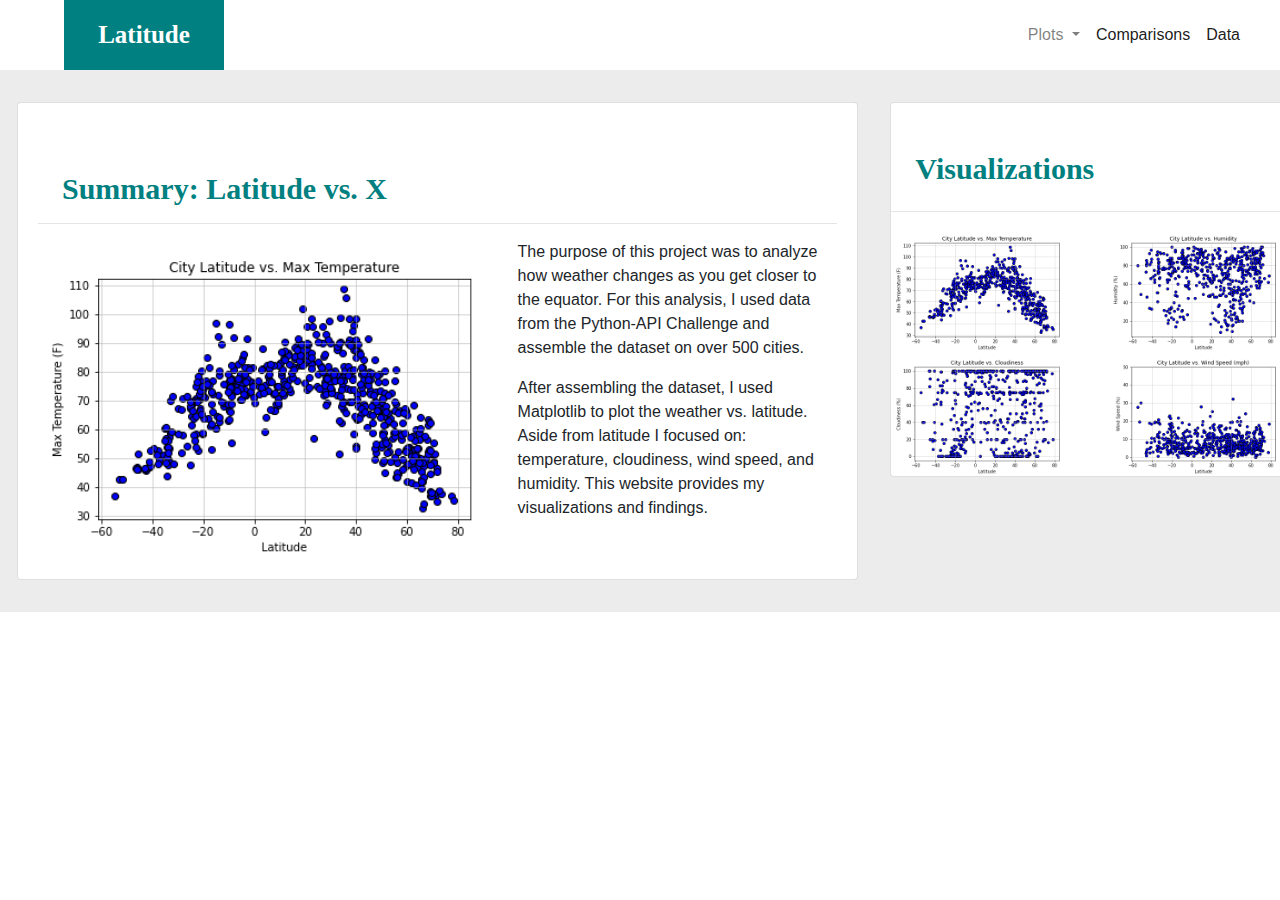
<file: index.html>
<!DOCTYPE html>
<html lang="en">

<head>
  <meta charset="UTF-8">
  <title>Bootstrap Visualization</title>

 <!-- import js and css style sheet  -->
<link rel="stylesheet" 
  href="https://cdn.jsdelivr.net/npm/bootstrap@4.3.1/dist/css/bootstrap.min.css" 
  integrity="sha384-ggOyR0iXCbMQv3Xipma34MD+dH/1fQ784/j6cY/iJTQUOhcWr7x9JvoRxT2MZw1T" 
  crossorigin="anonymous">

<script src="https://code.jquery.com/jquery-3.3.1.slim.min.js" 
  integrity="sha384-q8i/X+965DzO0rT7abK41JStQIAqVgRVzpbzo5smXKp4YfRvH+8abtTE1Pi6jizo" 
  crossorigin="anonymous">
</script>

<script src="https://cdn.jsdelivr.net/npm/popper.js@1.14.7/dist/umd/popper.min.js" 
  integrity="sha384-UO2eT0CpHqdSJQ6hJty5KVphtPhzWj9WO1clHTMGa3JDZwrnQq4sF86dIHNDz0W1" 
  crossorigin="anonymous">
</script>

<script src="https://cdn.jsdelivr.net/npm/bootstrap@4.3.1/dist/js/bootstrap.min.js" 
  integrity="sha384-JjSmVgyd0p3pXB1rRibZUAYoIIy6OrQ6VrjIEaFf/nJGzIxFDsf4x0xIM+B07jRM" 
  crossorigin="anonymous">
</script>

<link rel="stylesheet" href="styles.css"/>
</head>

<!--Navigation Bar-->
<body>
  <nav class="navbar navbar-expand-lg navbar-light bg-light narvar-text">
    <a class="navbar-brand latitude heading_text" 
    href="index.html"><b>Latitude</b></a>
    <button
      class="navbar-toggler"
      type="button"
      data-toggle="collapse"
      data-target="#navbarNavDropdown"
      aria-controls="navbarNavDropdown"
      aria-expanded="false"
      aria-label="Toggle navigation">
      <span class="navbar-toggler-icon "></span>
    </button>
    <div class="collapse navbar-collapse nav-left" id="navbarNavDropdown">
      <ul class="nav navbar-nav ml-auto">
        <li class="nav-item dropdown">
          <a
            class="nav-link dropdown-toggle"
            href="#"
            id="navbarDropdownMenuLink"
            data-toggle="dropdown"
            aria-haspopup="true"
            aria-expanded="false">
            Plots
          </a>
           <div
             class="dropdown-menu"
             aria-labelledby="navbarDropdownMenuLink">
             <a class="dropdown-item" href="max_temp.html">Max Temperature</a>
             <a class="dropdown-item" href="humidity.html">Humidity</a>
             <a class="dropdown-item" href="cloudiness.html">Cloudiness</a>
             <a class="dropdown-item" href="windspeed.html">Wind Speed</a>
           </div>
        </li>
        <li class="nav-item active">
          <a class="nav-link" href="comparisons.html"
            >Comparisons <span class="sr-only">(current)</span></a
          >
        </li>
        <li class="nav-item active">
          <a class="nav-link" href="data.html">Data</a>
        </li>
      </ul>
  </nav>
    <!--------- End of navbar------->

    <!--------- Summary ------------>
    <div class="row background">
      <div class="col-md-4 col-lg-8 card-padding">
        <div class="card">
          <div class="card-body">
           <h5><b>Summary: Latitude vs. X</b></h5>
           <hr />
           
           <img
            class="card-img-summary"
            src="Resources/Lat vs. Max Temp.png"
            alt="Max Temperature" 
           />
           <span>
           <p>
            The purpose of this project was to analyze how weather changes as you get closer to the equator.
            For this analysis, I used data from the Python-API Challenge and assemble the dataset on over 500 cities.
           </p>  
           <p> 
            After assembling the dataset, I used Matplotlib to plot the weather vs. latitude. 
            Aside from latitude I focused on: temperature, cloudiness, wind speed, and humidity. This website provides my visualizations and findings.
           </p>
          </span>
          </div>
        </div>
      </div>
      <!----- End of summary ----->

      <!------ Visualizations and graphs ------->
      <div class="col-md-2 col-lg-4 card-padding">
        <div class="card">
          <h4><b>Visualizations</b></h4>
          <hr />
          <div class="row">
            <div class="col-sm-3 col-md-6">
              <a href="max_temp.html">
                <img
                class="img-fluid"
                src="Resources/Lat vs. Max Temp.png"
                alt="Max Temperature"
                />
              </a>  
            </div>
            <div class="col-sm-3 col-md-6">
              <a href="humidity.html">
               <img
                 class="img-fluid"
                 src="Resources/Lat vs Humidity.png"
                 alt="Humidity"
               />
              </a>
            </div>
            <div class="col-sm-3 col-md-6">
              <a href="cloudiness.html">
                <img
                  class="img-fluid"
                  src="Resources/Lat vs Cloudiness.png"
                  alt="Cloudiness"
                />
               </a>
            </div>

            <div class="col-sm-3 col-md-6">
              <a href="windspeed.html">
                <img
                  class="img-fluid"
                  src="Resources/Lat vs. Wind Speed (mph).png"
                  alt="Wind Speed"
                />
               </a>
            </div>
          </div>
        </div>
      </div>
    </div>
  </body>
</html>
</file>
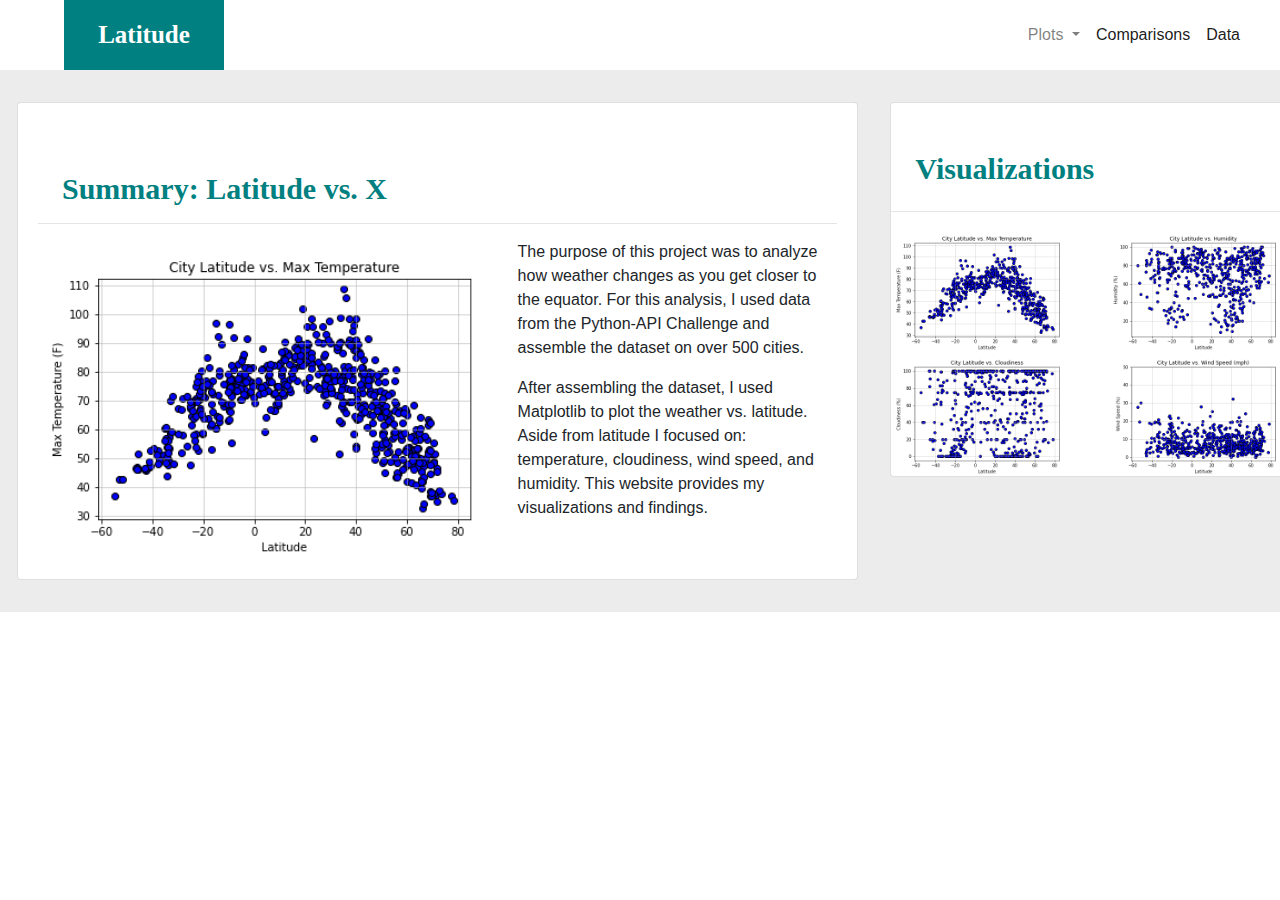
<file: assets/css/index.html>
<!DOCTYPE html>
<html lang="en">

<head>
  <meta charset="UTF-8">
  <title>Bootstrap Visualization</title>

 <!-- import js and css style sheet  -->
<link rel="stylesheet" 
  href="https://cdn.jsdelivr.net/npm/bootstrap@4.3.1/dist/css/bootstrap.min.css" 
  integrity="sha384-ggOyR0iXCbMQv3Xipma34MD+dH/1fQ784/j6cY/iJTQUOhcWr7x9JvoRxT2MZw1T" 
  crossorigin="anonymous">

<script src="https://code.jquery.com/jquery-3.3.1.slim.min.js" 
  integrity="sha384-q8i/X+965DzO0rT7abK41JStQIAqVgRVzpbzo5smXKp4YfRvH+8abtTE1Pi6jizo" 
  crossorigin="anonymous">
</script>

<script src="https://cdn.jsdelivr.net/npm/popper.js@1.14.7/dist/umd/popper.min.js" 
  integrity="sha384-UO2eT0CpHqdSJQ6hJty5KVphtPhzWj9WO1clHTMGa3JDZwrnQq4sF86dIHNDz0W1" 
  crossorigin="anonymous">
</script>

<script src="https://cdn.jsdelivr.net/npm/bootstrap@4.3.1/dist/js/bootstrap.min.js" 
  integrity="sha384-JjSmVgyd0p3pXB1rRibZUAYoIIy6OrQ6VrjIEaFf/nJGzIxFDsf4x0xIM+B07jRM" 
  crossorigin="anonymous">
</script>

<link rel="stylesheet" href="assets/css/styles.css"/>
</head>

<!--Navigation Bar-->
<body>
  <nav class="navbar navbar-expand-lg navbar-light bg-light narvar-text">
    <a class="navbar-brand latitude heading_text" 
    href="index.html"><b>Latitude</b></a>
    <button
      class="navbar-toggler"
      type="button"
      data-toggle="collapse"
      data-target="#navbarNavDropdown"
      aria-controls="navbarNavDropdown"
      aria-expanded="false"
      aria-label="Toggle navigation">
      <span class="navbar-toggler-icon "></span>
    </button>
    <div class="collapse navbar-collapse nav-left" id="navbarNavDropdown">
      <ul class="nav navbar-nav ml-auto">
        <li class="nav-item dropdown">
          <a
            class="nav-link dropdown-toggle"
            href="#"
            id="navbarDropdownMenuLink"
            data-toggle="dropdown"
            aria-haspopup="true"
            aria-expanded="false">
            Plots
          </a>
           <div
             class="dropdown-menu"
             aria-labelledby="navbarDropdownMenuLink">
             <a class="dropdown-item" href="max_temp.html">Max Temperature</a>
             <a class="dropdown-item" href="humidity.html">Humidity</a>
             <a class="dropdown-item" href="cloudiness.html">Cloudiness</a>
             <a class="dropdown-item" href="windspeed.html">Wind Speed</a>
           </div>
        </li>
        <li class="nav-item active">
          <a class="nav-link" href="comparisons.html"
            >Comparisons <span class="sr-only">(current)</span></a
          >
        </li>
        <li class="nav-item active">
          <a class="nav-link" href="data.html">Data</a>
        </li>
      </ul>
  </nav>
    <!--------- End of navbar------->

    <!--------- Summary ------------>
    <div class="row background">
      <div class="col-md-4 col-lg-8 card-padding">
        <div class="card">
          <div class="card-body">
           <h5><b>Summary: Latitude vs. X</b></h5>
           <hr />
           
           <img
            class="card-img-summary"
            src="Resources/Lat vs. Max Temp.png"
            alt="Max Temperature" 
           />
           <span>
           <p>
            The purpose of this project was to analyze how weather changes as you get closer to the equator.
            For this analysis, I used data from the Python-API Challenge and assemble the dataset on over 500 cities.
           </p>  
           <p> 
            After assembling the dataset, I used Matplotlib to plot the weather vs. latitude. 
            Aside from latitude I focused on: temperature, cloudiness, wind speed, and humidity. This website provides my visualizations and findings.
           </p>
          </span>
          </div>
        </div>
      </div>
      <!----- End of summary ----->

      <!------ Visualizations and graphs ------->
      <div class="col-md-2 col-lg-4 card-padding">
        <div class="card">
          <h4><b>Visualizations</b></h4>
          <hr />
          <div class="row">
            <div class="col-sm-3 col-md-6">
              <a href="max_temp.html">
                <img
                class="img-fluid"
                src="Resources/Lat vs. Max Temp.png"
                alt="Max Temperature"
                />
              </a>  
            </div>
            <div class="col-sm-3 col-md-6">
              <a href="humidity.html">
               <img
                 class="img-fluid"
                 src="Resources/Lat vs Humidity.png"
                 alt="Humidity"
               />
              </a>
            </div>
            <div class="col-sm-3 col-md-6">
              <a href="cloudiness.html">
                <img
                  class="img-fluid"
                  src="Resources/Lat vs Cloudiness.png"
                  alt="Cloudiness"
                />
               </a>
            </div>

            <div class="col-sm-3 col-md-6">
              <a href="windspeed.html">
                <img
                  class="img-fluid"
                  src="Resources/Lat vs. Wind Speed (mph).png"
                  alt="Wind Speed"
                />
               </a>
            </div>
          </div>
        </div>
      </div>
    </div>
  </body>
</html>
</file>
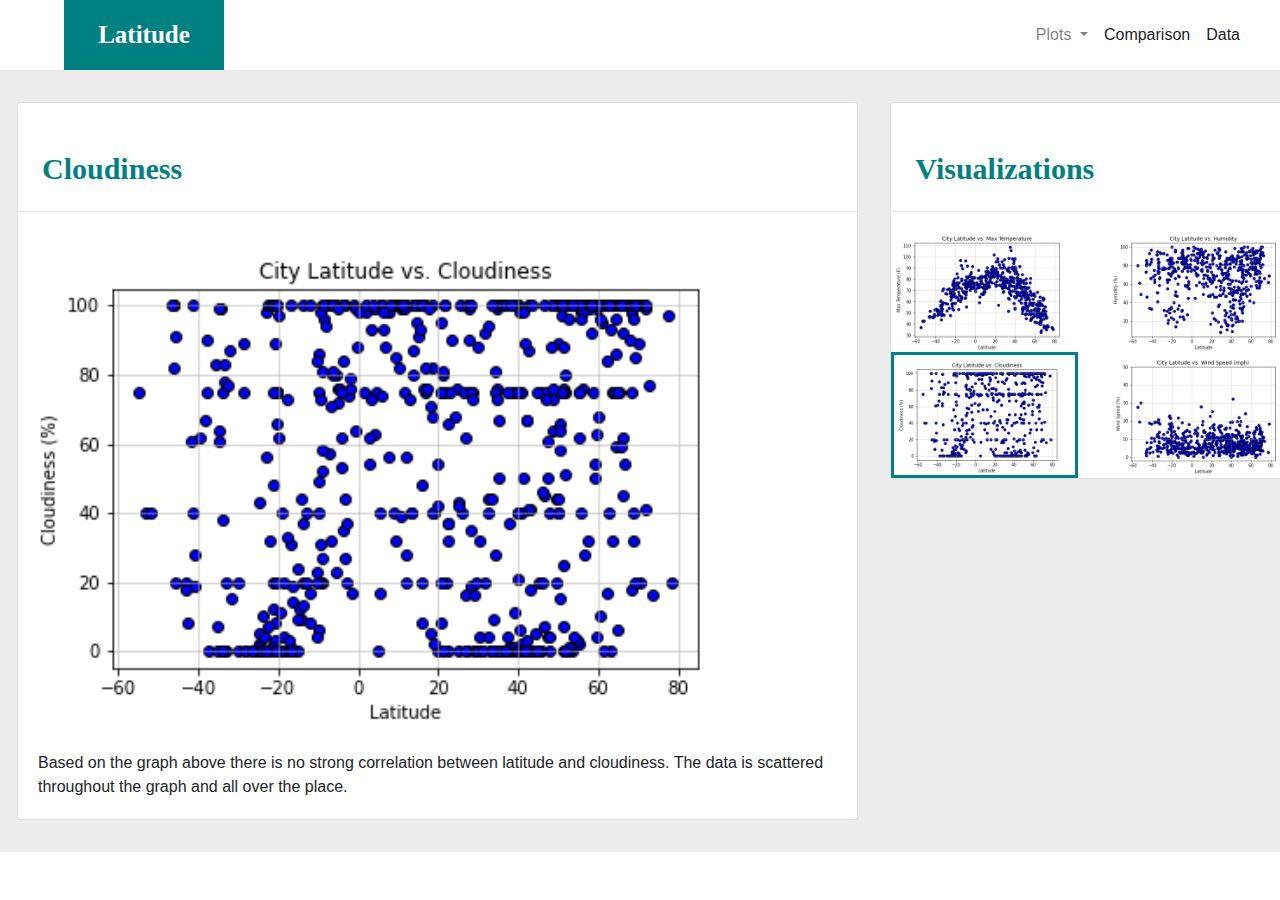
<file: cloudiness.html>
<!DOCTYPE html>
<html lang="en">

  <head>
    <meta charset="UTF-8" />
    <title>Bootstrap Visualization</title>

    <!-- import js and css style sheet  -->
<link rel="stylesheet" 
href="https://cdn.jsdelivr.net/npm/bootstrap@4.3.1/dist/css/bootstrap.min.css" 
integrity="sha384-ggOyR0iXCbMQv3Xipma34MD+dH/1fQ784/j6cY/iJTQUOhcWr7x9JvoRxT2MZw1T" 
crossorigin="anonymous">

<script src="https://code.jquery.com/jquery-3.3.1.slim.min.js" 
integrity="sha384-q8i/X+965DzO0rT7abK41JStQIAqVgRVzpbzo5smXKp4YfRvH+8abtTE1Pi6jizo" 
crossorigin="anonymous">
</script>

<script src="https://cdn.jsdelivr.net/npm/popper.js@1.14.7/dist/umd/popper.min.js" 
integrity="sha384-UO2eT0CpHqdSJQ6hJty5KVphtPhzWj9WO1clHTMGa3JDZwrnQq4sF86dIHNDz0W1" 
crossorigin="anonymous">
</script>

<script src="https://cdn.jsdelivr.net/npm/bootstrap@4.3.1/dist/js/bootstrap.min.js" 
integrity="sha384-JjSmVgyd0p3pXB1rRibZUAYoIIy6OrQ6VrjIEaFf/nJGzIxFDsf4x0xIM+B07jRM" 
crossorigin="anonymous">
</script>

<link rel="stylesheet" href="styles.css"/>
</head>

 <!-- Create navbar  -->
<body>
    <nav class="navbar navbar-expand-lg navbar-light bg-light narvar-text">
      <a class="navbar-brand latitude heading_text" href="index.html"><b>Latitude</b></a>
      <button
        class="navbar-toggler"
        type="button"
        data-toggle="collapse"
        data-target="#navbarNavDropdown"
        aria-controls="navbarNavDropdown"
        aria-expanded="false"
        aria-label="Toggle navigation"
      >
        <span class="navbar-toggler-icon "></span>
      </button>
      <div class="collapse navbar-collapse nav-left" id="navbarNavDropdown">
        <ul class="nav navbar-nav ml-auto">
          <li class="nav-item dropdown">
            <a
              class="nav-link dropdown-toggle"
              href="#"
              id="navbarDropdownMenuLink"
              data-toggle="dropdown"
              aria-haspopup="true"
              aria-expanded="false">
              Plots
            </a>
             <div
               class="dropdown-menu"
               aria-labelledby="navbarDropdownMenuLink">
               <a class="dropdown-item" href="max_temp.html">Max Temperature</a>
               <a class="dropdown-item" href="humidity.html">Humidity</a>
               <a class="dropdown-item" href="cloudiness.html">Cloudiness</a>
               <a class="dropdown-item" href="windspeed.html">Wind Speed</a>
             </div>
          </li>
          <li class="nav-item active">
            <a class="nav-link" href="comparisons.html"
              >Comparison <span class="sr-only">(current)</span></a
            >
          </li>
          <li class="nav-item active">
            <a class="nav-link" href="data.html">Data</a>
          </li>
        </ul>
    </nav>
      <!-- End of navbar  -->
  
      <!-- Summary of image  -->
        <div class="row background">
          <div class="col-md-4 col-lg-8 card-padding">
            <div class="card">
              <h5><b>Cloudiness</b></h5>
              <hr />
              <img
                class="card-img-top"
                src="Resources/Lat vs Cloudiness.png"
                alt="Cloudiness"
              />
              <div class="card-body">
                <p class="card-text">
                  Based on the graph above there is no strong correlation between latitude and cloudiness. 
                  The data is scattered throughout the graph and all over the place.

                </p>
              </div>
            </div>
          </div>
  
<!-- Create card to hold vizualization images -->
<div class="col-md-2 col-lg-4 card-padding">
    <div class="card">
      <h4><b>Visualizations</b></h4>
      <hr />
      <div class="row">
        <div class="col-sm-3 col-md-6">
          <a href="max_temp.html">
            <img
            class="img-fluid"
            src="Resources/Lat vs. Max Temp.png"
            alt="Max Temperature"
            />
          </a>  
        </div>
        <div class="col-sm-3 col-md-6">
          <a href="humidity.html">
           <img
             class="img-fluid"
             src="Resources/Lat vs Humidity.png"
             alt="Humidity"
           />
          </a>
        </div>
        <div class="col-sm-3 col-md-6">
          <a href="cloudiness.html">
            <img
              class="img-fluid img-viz"
              src="Resources/Lat vs Cloudiness.png"
              alt="Cloudiness"
            />
           </a>
        </div>

        <div class="col-sm-3 col-md-6">
          <a href="windspeed.html">
            <img
              class="img-fluid"
              src="Resources/Lat vs. Wind Speed (mph).png"
              alt="Wind Speed"
            />
           </a>
        </div>
      </div>
    </div>
  </div>
</div>
</body>
</file>
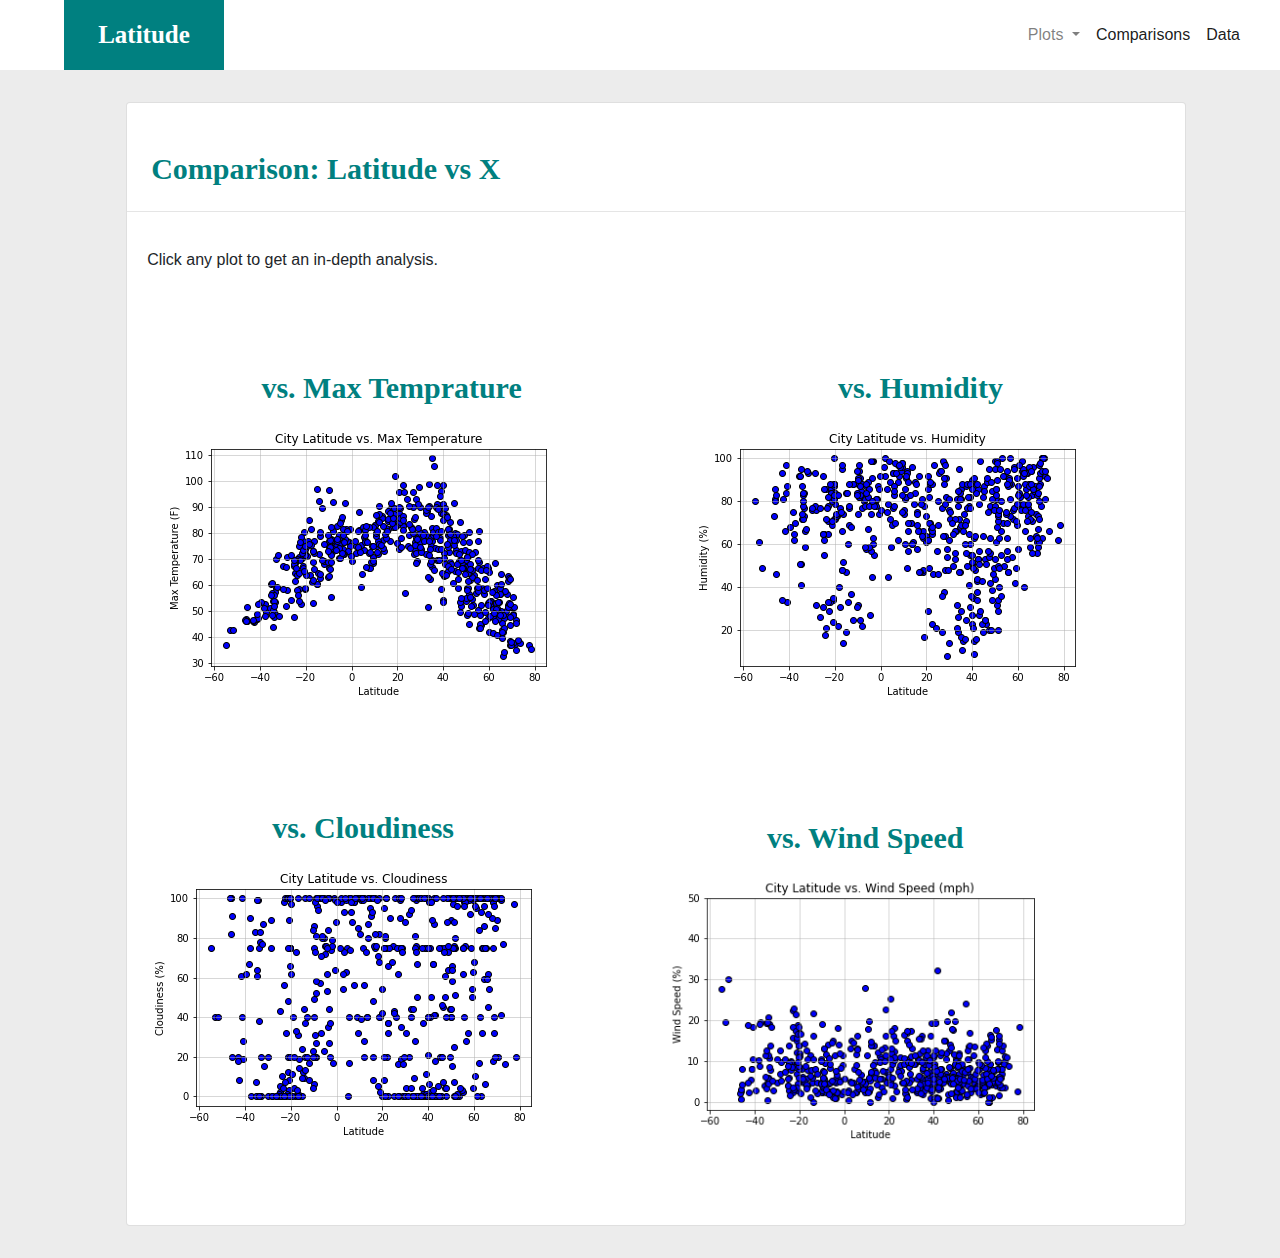
<file: comparisons.html>
<!DOCTYPE html>
<html lang="en">

  <head>
    <meta charset="UTF-8" />
    <title>Bootstrap Visualization</title>
  
 <!-- import js and css style sheet  -->
 <link rel="stylesheet" 
 href="https://cdn.jsdelivr.net/npm/bootstrap@4.3.1/dist/css/bootstrap.min.css" 
 integrity="sha384-ggOyR0iXCbMQv3Xipma34MD+dH/1fQ784/j6cY/iJTQUOhcWr7x9JvoRxT2MZw1T" 
 crossorigin="anonymous">

<script src="https://code.jquery.com/jquery-3.3.1.slim.min.js" 
 integrity="sha384-q8i/X+965DzO0rT7abK41JStQIAqVgRVzpbzo5smXKp4YfRvH+8abtTE1Pi6jizo" 
 crossorigin="anonymous">
</script>

<script src="https://cdn.jsdelivr.net/npm/popper.js@1.14.7/dist/umd/popper.min.js" 
 integrity="sha384-UO2eT0CpHqdSJQ6hJty5KVphtPhzWj9WO1clHTMGa3JDZwrnQq4sF86dIHNDz0W1" 
 crossorigin="anonymous">
</script>

<script src="https://cdn.jsdelivr.net/npm/bootstrap@4.3.1/dist/js/bootstrap.min.js" 
 integrity="sha384-JjSmVgyd0p3pXB1rRibZUAYoIIy6OrQ6VrjIEaFf/nJGzIxFDsf4x0xIM+B07jRM" 
 crossorigin="anonymous">
</script>

<link rel="stylesheet" href="styles.css"/>
</head>

<!-- Create navbar  -->
<body>
  <nav class="navbar navbar-expand-lg navbar-light bg-light narvar-text">
    <a class="navbar-brand latitude heading_text" href="index.html"><b>Latitude</b></a>
    <button
      class="navbar-toggler"
      type="button"
      data-toggle="collapse"
      data-target="#navbarNavDropdown"
      aria-controls="navbarNavDropdown"
      aria-expanded="false"
      aria-label="Toggle navigation"
    >
      <span class="navbar-toggler-icon "></span>
    </button>

<div class="collapse navbar-collapse nav-left" id="navbarNavDropdown">
      <ul class="nav navbar-nav ml-auto">
        <li class="nav-item dropdown">
          <a
            class="nav-link dropdown-toggle"
            href="#"
            id="navbarDropdownMenuLink"
            data-toggle="dropdown"
            aria-haspopup="true"
            aria-expanded="false">
            Plots
          </a>
           <div
             class="dropdown-menu"
             aria-labelledby="navbarDropdownMenuLink">
             <a class="dropdown-item" href="max_temp.html">Max Temperature</a>
             <a class="dropdown-item" href="humidity.html">Humidity</a>
             <a class="dropdown-item" href="cloudiness.html">Cloudiness</a>
             <a class="dropdown-item" href="windspeed.html">Wind Speed</a>
           </div>
        </li>
        <li class="nav-item active">
          <a class="nav-link" href="comparisons.html"
            >Comparisons <span class="sr-only">(current)</span></a
          >
        </li>
        <li class="nav-item active">
          <a class="nav-link" href="data.html">Data</a>
        </li>
      </ul>
  </nav>
    <!-- End of navbar  -->

    <!-- Create card to hold images -->
<div class="row background">
    <div class="col-md-10 card-padding">
    <div class="card">
      <h5><b>Comparison: Latitude vs X</b></h5>
        <hr />
        <div class="card-body">
          <p class="card-text">
            Click any plot to get an in-depth analysis.
          </p>
        </div>    
<div class="container" style="padding-bottom: 40px;">
  <div class="row">
  <div class="col-lg-6" style="padding: 30px;">
    <h6><b>vs. Max Temprature</b></h6>
      <a href="max_temp.html">
      <img
        class="img-fluid"
        src="Resources/Lat vs. Max Temp.png"
        alt="Max Temperature"
         />
      </a>  
          </div>
          <div class="col-lg-6" style="padding: 30px;">
            <h6><b>vs. Humidity</b></h6>
            <a href="humidity.html">
             <img
               class="img-fluid"
               src="Resources/Lat vs Humidity.png"
               alt="Humidity"
             />
            </a>
          </div>
<div class="row">
  <div class="col-lg-6" style="padding: 30px;">
    <h6><b>vs. Cloudiness</b></h6>
      <a href="cloudiness.html">
        <img
          class="img-fluid"
          src="Resources/Lat vs Cloudiness.png"
          alt="Cloudiness"
          />
             </a>
          </div>
          <div class="col-lg-6" style="padding: 40px;">
            <h6><b>vs. Wind Speed</b></h6>
            <a href="windspeed.html">
              <img
                class="img-fluid"
                src="Resources/Lat vs. Wind Speed (mph).png"
                alt="Wind Speed"
              />
             </a>
          </div>
        </div>
      </div>
    </div>
  </div>
</body>
</file>
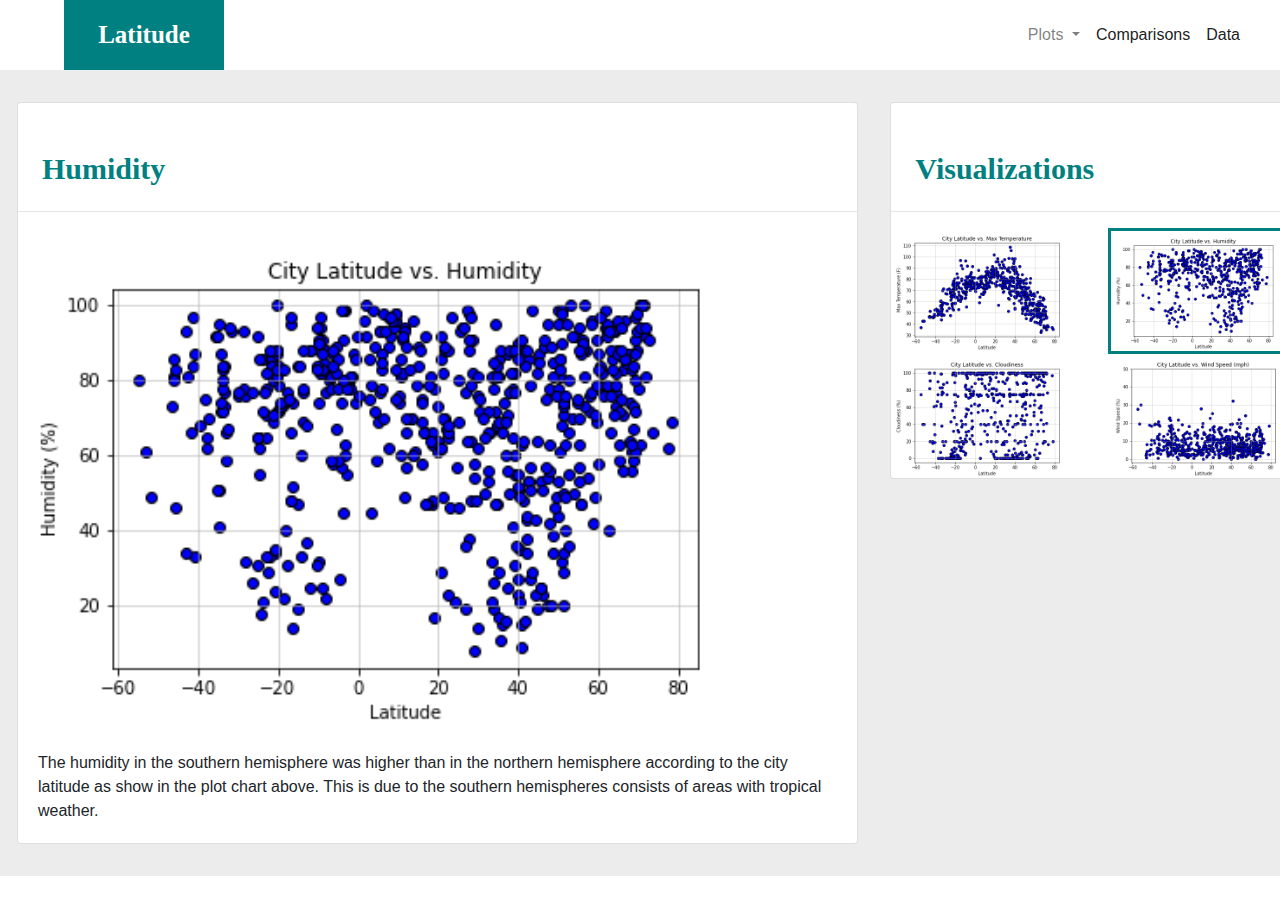
<file: humidity.html>
<!DOCTYPE html>
<html lang="en">

  <head>
    <meta charset="UTF-8" />
    <title>Bootstrap Visualization Dataset</title>

    <!-- import js and css style sheet  -->
<link rel="stylesheet" 
href="https://cdn.jsdelivr.net/npm/bootstrap@4.3.1/dist/css/bootstrap.min.css" 
integrity="sha384-ggOyR0iXCbMQv3Xipma34MD+dH/1fQ784/j6cY/iJTQUOhcWr7x9JvoRxT2MZw1T" 
crossorigin="anonymous">

<script src="https://code.jquery.com/jquery-3.3.1.slim.min.js" 
integrity="sha384-q8i/X+965DzO0rT7abK41JStQIAqVgRVzpbzo5smXKp4YfRvH+8abtTE1Pi6jizo" 
crossorigin="anonymous">
</script>

<script src="https://cdn.jsdelivr.net/npm/popper.js@1.14.7/dist/umd/popper.min.js" 
integrity="sha384-UO2eT0CpHqdSJQ6hJty5KVphtPhzWj9WO1clHTMGa3JDZwrnQq4sF86dIHNDz0W1" 
crossorigin="anonymous">
</script>

<script src="https://cdn.jsdelivr.net/npm/bootstrap@4.3.1/dist/js/bootstrap.min.js" 
integrity="sha384-JjSmVgyd0p3pXB1rRibZUAYoIIy6OrQ6VrjIEaFf/nJGzIxFDsf4x0xIM+B07jRM" 
crossorigin="anonymous">
</script>

<link rel="stylesheet" href="styles.css"/>
</head>

 <!-- Create navbar  -->
 <body>
  <nav class="navbar navbar-expand-lg navbar-light bg-light narvar-text">
    <a class="navbar-brand latitude heading_text" href="index.html"><b>Latitude</b></a>
    <button
      class="navbar-toggler"
      type="button"
      data-toggle="collapse"
      data-target="#navbarNavDropdown"
      aria-controls="navbarNavDropdown"
      aria-expanded="false"
      aria-label="Toggle navigation"
    >
      <span class="navbar-toggler-icon "></span>
    </button>
    <div class="collapse navbar-collapse nav-left" id="navbarNavDropdown">
      <ul class="nav navbar-nav ml-auto">
        <li class="nav-item dropdown">
          <a
            class="nav-link dropdown-toggle"
            href="#"
            id="navbarDropdownMenuLink"
            data-toggle="dropdown"
            aria-haspopup="true"
            aria-expanded="false">
            Plots
          </a>
           <div
             class="dropdown-menu"
             aria-labelledby="navbarDropdownMenuLink">
             <a class="dropdown-item" href="max_temp.html">Max Temperature</a>
             <a class="dropdown-item" href="humidity.html">Humidity</a>
             <a class="dropdown-item" href="cloudiness.html">Cloudiness</a>
             <a class="dropdown-item" href="windspeed.html">Wind Speed</a>
           </div>
        </li>
        <li class="nav-item active">
          <a class="nav-link" href="comparisons.html"
            >Comparisons <span class="sr-only">(current)</span></a
          >
        </li>
        <li class="nav-item active">
          <a class="nav-link" href="data.html">Data</a>
        </li>
      </ul>
  </nav>
    <!-- End of navbar  -->

      <!-- Summary of image  -->
      <div class="row background">
        <div class="col-md-4 col-lg-8 card-padding">
          <div class="card">
            <h5><b>Humidity</b></h5>
            <hr />
            <img
              class="card-img-top"
              src="Resources/Lat vs Humidity.png"
              alt="Humidity"
            />
            <div class="card-body">
              <p class="card-text">
                The humidity in the southern hemisphere was higher than in the northern hemisphere according to the city latitude as show in the plot chart above. 
                This is due to the southern hemispheres consists of areas with tropical weather.
              </p>
            </div>
          </div>
        </div>
        
        <!-- End of summary image  -->

        <!-- Create card to hold vizualization images -->
        <div class="col-md-2 col-lg-4 card-padding">
          <div class="card">
            <h4><b>Visualizations</b></h4>
            <hr />
            <div class="row">
              <div class="col-sm-3 col-md-6">
                <a href="max_temp.html">
                  <img
                  class="img-fluid"
                  src="Resources/Lat vs. Max Temp.png"
                  alt="Max Temperature"
                  />
                </a>  
              </div>
              <div class="col-sm-3 col-md-6">
                <a href="humidity.html">
                 <img
                   class="img-fluid img-viz"
                   src="Resources/Lat vs Humidity.png"
                   alt="Humidity"
                 />
                </a>
              </div>
              <div class="col-sm-3 col-md-6">
                <a href="cloudiness.html">
                  <img
                    class="img-fluid"
                    src="Resources/Lat vs Cloudiness.png"
                    alt="Cloudiness"
                  />
                 </a>
              </div>

              <div class="col-sm-3 col-md-6">
                <a href="windspeed.html">
                  <img
                    class="img-fluid"
                    src="Resources/Lat vs. Wind Speed (mph).png"
                    alt="Wind Speed"
                  />
                 </a>
              </div>
            </div>
          </div>
        </div>
      </div>
  </body>
</file>
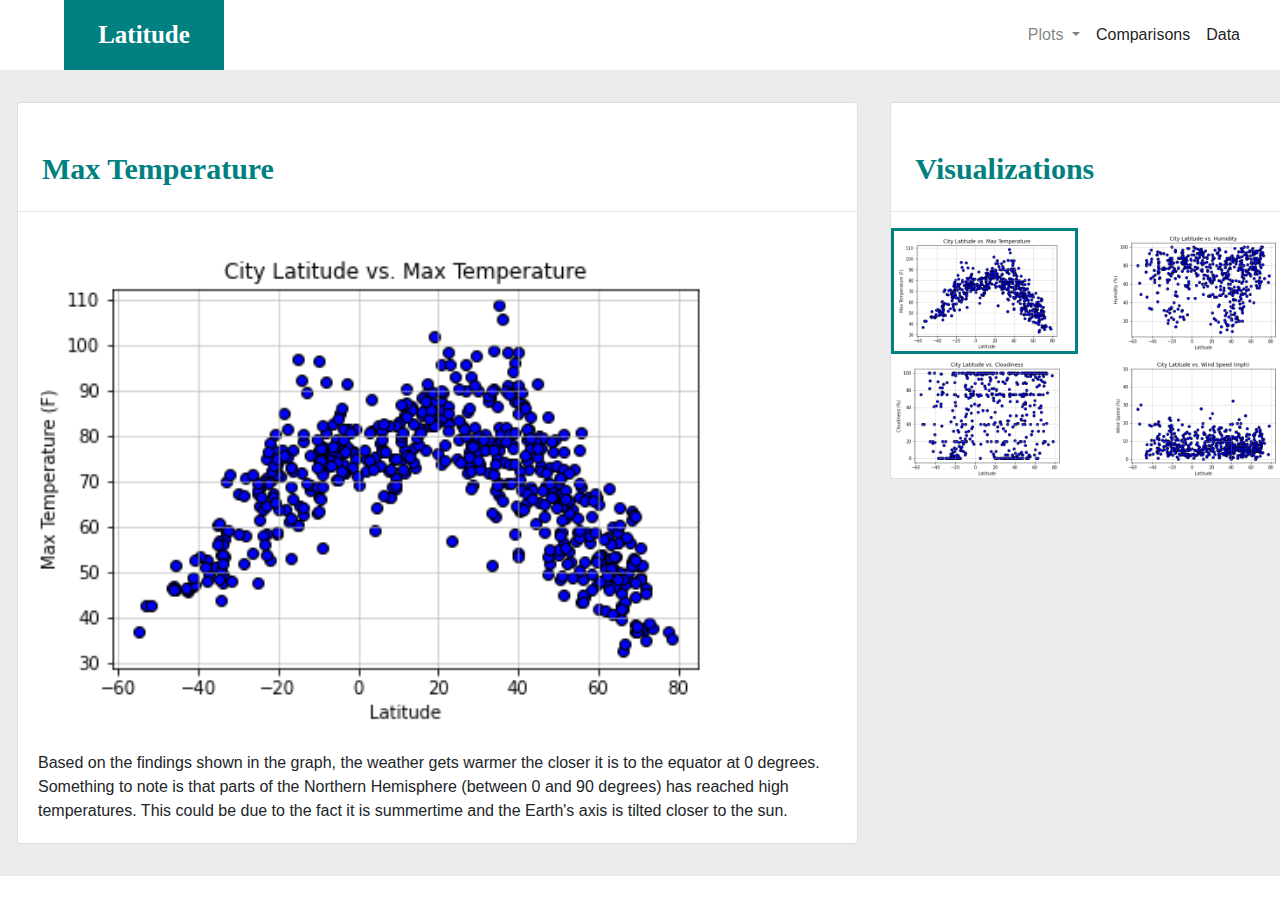
<file: max_temp.html>
<!DOCTYPE html>
<html lang="en">

  <head>
    <meta charset="UTF-8" />
    <title>Bootstrap Visualization Dataset</title>

    <!-- import js and css style sheet  -->
<link rel="stylesheet" 
href="https://cdn.jsdelivr.net/npm/bootstrap@4.3.1/dist/css/bootstrap.min.css" 
integrity="sha384-ggOyR0iXCbMQv3Xipma34MD+dH/1fQ784/j6cY/iJTQUOhcWr7x9JvoRxT2MZw1T" 
crossorigin="anonymous">

<script src="https://code.jquery.com/jquery-3.3.1.slim.min.js" 
integrity="sha384-q8i/X+965DzO0rT7abK41JStQIAqVgRVzpbzo5smXKp4YfRvH+8abtTE1Pi6jizo" 
crossorigin="anonymous">
</script>

<script src="https://cdn.jsdelivr.net/npm/popper.js@1.14.7/dist/umd/popper.min.js" 
integrity="sha384-UO2eT0CpHqdSJQ6hJty5KVphtPhzWj9WO1clHTMGa3JDZwrnQq4sF86dIHNDz0W1" 
crossorigin="anonymous">
</script>

<script src="https://cdn.jsdelivr.net/npm/bootstrap@4.3.1/dist/js/bootstrap.min.js" 
integrity="sha384-JjSmVgyd0p3pXB1rRibZUAYoIIy6OrQ6VrjIEaFf/nJGzIxFDsf4x0xIM+B07jRM" 
crossorigin="anonymous">
</script>

<link rel="stylesheet" href="styles.css"/>
</head>

 <!-- Create navbar  -->
 <body>
  <nav class="navbar navbar-expand-lg navbar-light bg-light narvar-text">
    <a class="navbar-brand latitude heading_text" href="index.html"><b>Latitude</b></a>
    <button
      class="navbar-toggler"
      type="button"
      data-toggle="collapse"
      data-target="#navbarNavDropdown"
      aria-controls="navbarNavDropdown"
      aria-expanded="false"
      aria-label="Toggle navigation"
    >
      <span class="navbar-toggler-icon "></span>
    </button>
    <div class="collapse navbar-collapse nav-left" id="navbarNavDropdown">
      <ul class="nav navbar-nav ml-auto">
        <li class="nav-item dropdown">
          <a
            class="nav-link dropdown-toggle"
            href="#"
            id="navbarDropdownMenuLink"
            data-toggle="dropdown"
            aria-haspopup="true"
            aria-expanded="false">
            Plots
          </a>
           <div
             class="dropdown-menu"
             aria-labelledby="navbarDropdownMenuLink">
             <a class="dropdown-item" href="max_temp.html">Max Temperature</a>
             <a class="dropdown-item" href="humidity.html">Humidity</a>
             <a class="dropdown-item" href="cloudiness.html">Cloudiness</a>
             <a class="dropdown-item" href="windspeed.html">Wind Speed</a>
           </div>
        </li>
        <li class="nav-item active">
          <a class="nav-link" href="comparisons.html"
            >Comparisons <span class="sr-only">(current)</span></a
          >
        </li>
        <li class="nav-item active">
          <a class="nav-link" href="data.html">Data</a>
        </li>
      </ul>
  </nav>
    <!-- End of navbar  -->

      <!-- Summary of image  -->
      <div class="row background">
        <div class="col-md-4 col-lg-8 card-padding">
          <div class="card">
            <h5><b>Max Temperature</b></h5>
            <hr />
            <img
              class="card-img-top"
              src="Resources/Lat vs. Max Temp.png"
              alt="Max Temperature"
            />
            <div class="card-body">
              <p class="card-text">
                Based on the findings shown in the graph, the weather gets warmer the closer it is to the equator at 0 degrees. 
                Something to note is that parts of the Northern Hemisphere (between 0 and 90 degrees) has reached high temperatures. 
                This could be due to the fact it is summertime and the Earth's axis is tilted closer to the sun.
              </p>
            </div>
          </div>
        </div>
        
        <!-- End of summary image  -->

        <!-- Create card to hold vizualization images -->
        <div class="col-md-2 col-lg-4 card-padding">
          <div class="card">
            <h4><b>Visualizations</b></h4>
            <hr />
            <div class="row">
              <div class="col-sm-3 col-md-6">
                <a href="max_temp.html">
                  <img
                  class="img-fluid img-viz"
                  src="Resources/Lat vs. Max Temp.png"
                  alt="Max Temperature"
                  />
                </a>  
              </div>
              <div class="col-sm-3 col-md-6">
                <a href="humidity.html">
                 <img
                   class="img-fluid"
                   src="Resources/Lat vs Humidity.png"
                   alt="Humidity"
                 />
                </a>
              </div>
              <div class="col-sm-3 col-md-6">
                <a href="cloudiness.html">
                  <img
                    class="img-fluid"
                    src="Resources/Lat vs Cloudiness.png"
                    alt="Cloudiness"
                  />
                 </a>
              </div>

              <div class="col-sm-3 col-md-6">
                <a href="windspeed.html">
                  <img
                    class="img-fluid"
                    src="Resources/Lat vs. Wind Speed (mph).png"
                    alt="Wind Speed"
                  />
                 </a>
              </div>
            </div>
          </div>
        </div>
      </div>
  </body>
</file>
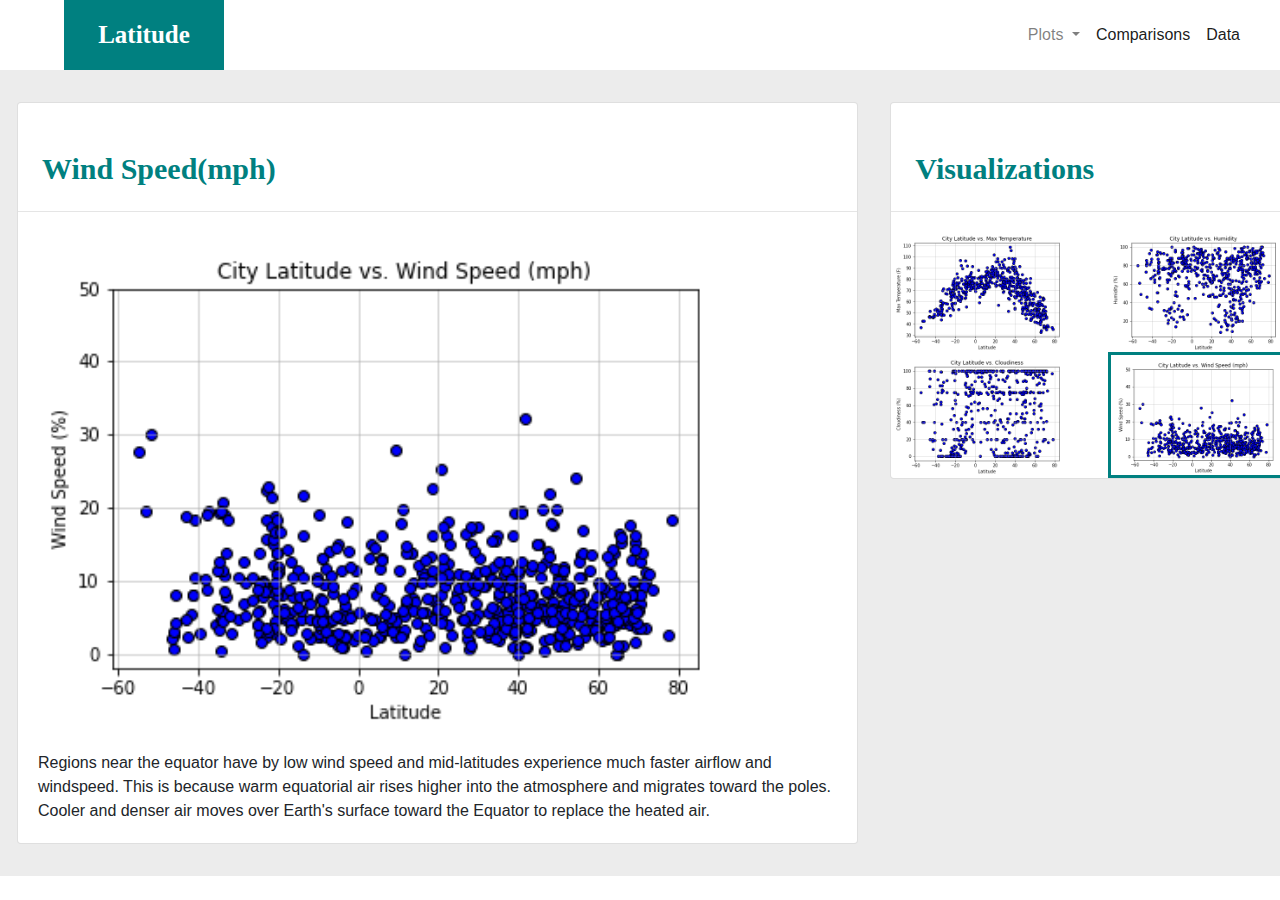
<file: windspeed.html>
<!DOCTYPE html>
<html lang="en">

  <head>
    <meta charset="UTF-8" />
    <title>Bootstrap Visualization Dataset</title>

    <!-- import js and css style sheet  -->
<link rel="stylesheet" 
href="https://cdn.jsdelivr.net/npm/bootstrap@4.3.1/dist/css/bootstrap.min.css" 
integrity="sha384-ggOyR0iXCbMQv3Xipma34MD+dH/1fQ784/j6cY/iJTQUOhcWr7x9JvoRxT2MZw1T" 
crossorigin="anonymous">

<script src="https://code.jquery.com/jquery-3.3.1.slim.min.js" 
integrity="sha384-q8i/X+965DzO0rT7abK41JStQIAqVgRVzpbzo5smXKp4YfRvH+8abtTE1Pi6jizo" 
crossorigin="anonymous">
</script>

<script src="https://cdn.jsdelivr.net/npm/popper.js@1.14.7/dist/umd/popper.min.js" 
integrity="sha384-UO2eT0CpHqdSJQ6hJty5KVphtPhzWj9WO1clHTMGa3JDZwrnQq4sF86dIHNDz0W1" 
crossorigin="anonymous">
</script>

<script src="https://cdn.jsdelivr.net/npm/bootstrap@4.3.1/dist/js/bootstrap.min.js" 
integrity="sha384-JjSmVgyd0p3pXB1rRibZUAYoIIy6OrQ6VrjIEaFf/nJGzIxFDsf4x0xIM+B07jRM" 
crossorigin="anonymous">
</script>

<link rel="stylesheet" href="styles.css"/>
</head>

 <!-- Create navbar  -->
<body>
    <nav class="navbar navbar-expand-lg navbar-light bg-light narvar-text">
      <a class="navbar-brand latitude heading_text" href="index.html"><b>Latitude</b></a>
      <button
        class="navbar-toggler"
        type="button"
        data-toggle="collapse"
        data-target="#navbarNavDropdown"
        aria-controls="navbarNavDropdown"
        aria-expanded="false"
        aria-label="Toggle navigation"
      >
        <span class="navbar-toggler-icon "></span>
      </button>
      <div class="collapse navbar-collapse nav-left" id="navbarNavDropdown">
        <ul class="nav navbar-nav ml-auto">
          <li class="nav-item dropdown">
            <a
              class="nav-link dropdown-toggle"
              href="#"
              id="navbarDropdownMenuLink"
              data-toggle="dropdown"
              aria-haspopup="true"
              aria-expanded="false">
              Plots
            </a>
             <div
               class="dropdown-menu"
               aria-labelledby="navbarDropdownMenuLink">
               <a class="dropdown-item" href="max_temp.html">Max Temperature</a>
               <a class="dropdown-item" href="humidity.html">Humidity</a>
               <a class="dropdown-item" href="cloudiness.html">Cloudiness</a>
               <a class="dropdown-item" href="windspeed.html">Wind Speed</a>
             </div>
          </li>
          <li class="nav-item active">
            <a class="nav-link" href="comparisons.html"
              >Comparisons <span class="sr-only">(current)</span></a
            >
          </li>
          <li class="nav-item active">
            <a class="nav-link" href="data.html">Data</a>
          </li>
        </ul>
    </nav>
      <!-- End of navbar  -->
  
      <!-- Summary of image  -->
        <div class="row background">
          <div class="col-md-4 col-lg-8 card-padding">
            <div class="card">
              <h5><b>Wind Speed(mph)</b></h5>
              <hr />
              <img
                class="card-img-top"
                src="Resources/Lat vs. Wind Speed (mph).png"
                alt="Wind Speed"
              />
              <div class="card-body">
                <p class="card-text">
                  Regions near the equator have by low wind speed and mid-latitudes experience much faster airflow and windspeed. 
                  This is because warm equatorial air rises higher into the atmosphere and migrates toward the poles. 
                  Cooler and denser air moves over Earth's surface toward the Equator to replace the heated air.
                </p>
              </div>
            </div>
          </div>
  
<!-- Create card to hold vizualization images -->
<div class="col-md-2 col-lg-4 card-padding">
    <div class="card">
      <h4><b>Visualizations</b></h4>
      <hr />
      <div class="row">
        <div class="col-sm-3 col-md-6">
          <a href="max_temp.html">
            <img
            class="img-fluid"
            src="Resources/Lat vs. Max Temp.png"
            alt="Max Temperature"
            />
          </a>  
        </div>
        <div class="col-sm-3 col-md-6">
          <a href="humidity.html">
           <img
             class="img-fluid"
             src="Resources/Lat vs Humidity.png"
             alt="Humidity"
           />
          </a>
        </div>
        <div class="col-sm-3 col-md-6">
          <a href="cloudiness.html">
            <img
              class="img-fluid"
              src="Resources/Lat vs Cloudiness.png"
              alt="Cloudiness"
            />
           </a>
        </div>

        <div class="col-sm-3 col-md-6">
          <a href="windspeed.html">
            <img
              class="img-fluid img-viz"
              src="Resources/Lat vs. Wind Speed (mph).png"
              alt="Wind Speed"
            />
           </a>
        </div>
      </div>
    </div>
  </div>
</div>
</body>
</file>
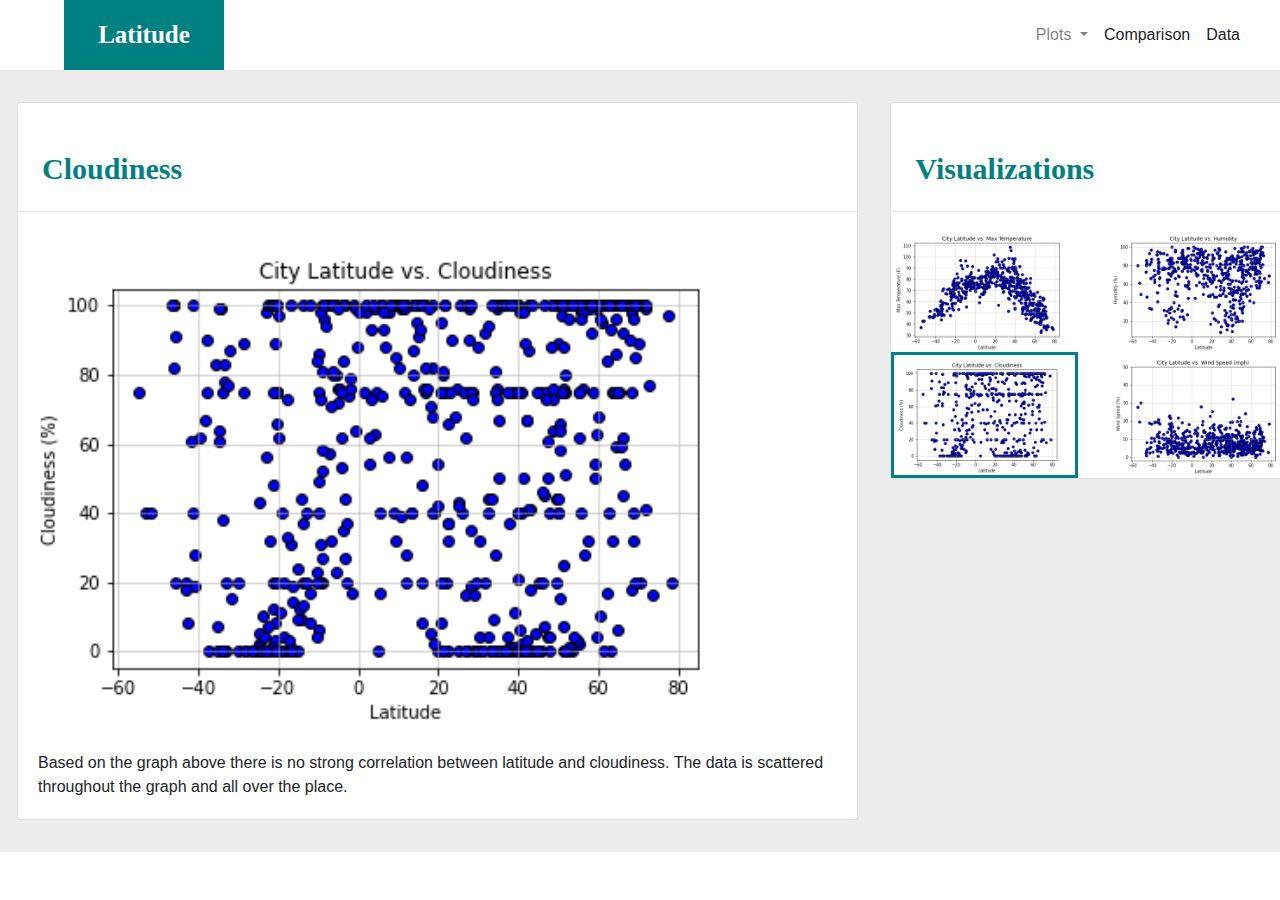
<file: assets/css/cloudiness.html>
<!DOCTYPE html>
<html lang="en">

  <head>
    <meta charset="UTF-8" />
    <title>Bootstrap Visualization</title>

    <!-- import js and css style sheet  -->
<link rel="stylesheet" 
href="https://cdn.jsdelivr.net/npm/bootstrap@4.3.1/dist/css/bootstrap.min.css" 
integrity="sha384-ggOyR0iXCbMQv3Xipma34MD+dH/1fQ784/j6cY/iJTQUOhcWr7x9JvoRxT2MZw1T" 
crossorigin="anonymous">

<script src="https://code.jquery.com/jquery-3.3.1.slim.min.js" 
integrity="sha384-q8i/X+965DzO0rT7abK41JStQIAqVgRVzpbzo5smXKp4YfRvH+8abtTE1Pi6jizo" 
crossorigin="anonymous">
</script>

<script src="https://cdn.jsdelivr.net/npm/popper.js@1.14.7/dist/umd/popper.min.js" 
integrity="sha384-UO2eT0CpHqdSJQ6hJty5KVphtPhzWj9WO1clHTMGa3JDZwrnQq4sF86dIHNDz0W1" 
crossorigin="anonymous">
</script>

<script src="https://cdn.jsdelivr.net/npm/bootstrap@4.3.1/dist/js/bootstrap.min.js" 
integrity="sha384-JjSmVgyd0p3pXB1rRibZUAYoIIy6OrQ6VrjIEaFf/nJGzIxFDsf4x0xIM+B07jRM" 
crossorigin="anonymous">
</script>

<link rel="stylesheet" href="assets/css/styles.css"/>
</head>

 <!-- Create navbar  -->
<body>
    <nav class="navbar navbar-expand-lg navbar-light bg-light narvar-text">
      <a class="navbar-brand latitude heading_text" href="index.html"><b>Latitude</b></a>
      <button
        class="navbar-toggler"
        type="button"
        data-toggle="collapse"
        data-target="#navbarNavDropdown"
        aria-controls="navbarNavDropdown"
        aria-expanded="false"
        aria-label="Toggle navigation"
      >
        <span class="navbar-toggler-icon "></span>
      </button>
      <div class="collapse navbar-collapse nav-left" id="navbarNavDropdown">
        <ul class="nav navbar-nav ml-auto">
          <li class="nav-item dropdown">
            <a
              class="nav-link dropdown-toggle"
              href="#"
              id="navbarDropdownMenuLink"
              data-toggle="dropdown"
              aria-haspopup="true"
              aria-expanded="false">
              Plots
            </a>
             <div
               class="dropdown-menu"
               aria-labelledby="navbarDropdownMenuLink">
               <a class="dropdown-item" href="max_temp.html">Max Temperature</a>
               <a class="dropdown-item" href="humidity.html">Humidity</a>
               <a class="dropdown-item" href="cloudiness.html">Cloudiness</a>
               <a class="dropdown-item" href="windspeed.html">Wind Speed</a>
             </div>
          </li>
          <li class="nav-item active">
            <a class="nav-link" href="comparisons.html"
              >Comparison <span class="sr-only">(current)</span></a
            >
          </li>
          <li class="nav-item active">
            <a class="nav-link" href="data.html">Data</a>
          </li>
        </ul>
    </nav>
      <!-- End of navbar  -->
  
      <!-- Summary of image  -->
        <div class="row background">
          <div class="col-md-4 col-lg-8 card-padding">
            <div class="card">
              <h5><b>Cloudiness</b></h5>
              <hr />
              <img
                class="card-img-top"
                src="Resources/Lat vs Cloudiness.png"
                alt="Cloudiness"
              />
              <div class="card-body">
                <p class="card-text">
                  Based on the graph above there is no strong correlation between latitude and cloudiness. 
                  The data is scattered throughout the graph and all over the place.

                </p>
              </div>
            </div>
          </div>
  
<!-- Create card to hold vizualization images -->
<div class="col-md-2 col-lg-4 card-padding">
    <div class="card">
      <h4><b>Visualizations</b></h4>
      <hr />
      <div class="row">
        <div class="col-sm-3 col-md-6">
          <a href="max_temp.html">
            <img
            class="img-fluid"
            src="Resources/Lat vs. Max Temp.png"
            alt="Max Temperature"
            />
          </a>  
        </div>
        <div class="col-sm-3 col-md-6">
          <a href="humidity.html">
           <img
             class="img-fluid"
             src="Resources/Lat vs Humidity.png"
             alt="Humidity"
           />
          </a>
        </div>
        <div class="col-sm-3 col-md-6">
          <a href="cloudiness.html">
            <img
              class="img-fluid img-viz"
              src="Resources/Lat vs Cloudiness.png"
              alt="Cloudiness"
            />
           </a>
        </div>

        <div class="col-sm-3 col-md-6">
          <a href="windspeed.html">
            <img
              class="img-fluid"
              src="Resources/Lat vs. Wind Speed (mph).png"
              alt="Wind Speed"
            />
           </a>
        </div>
      </div>
    </div>
  </div>
</div>
</body>
</file>
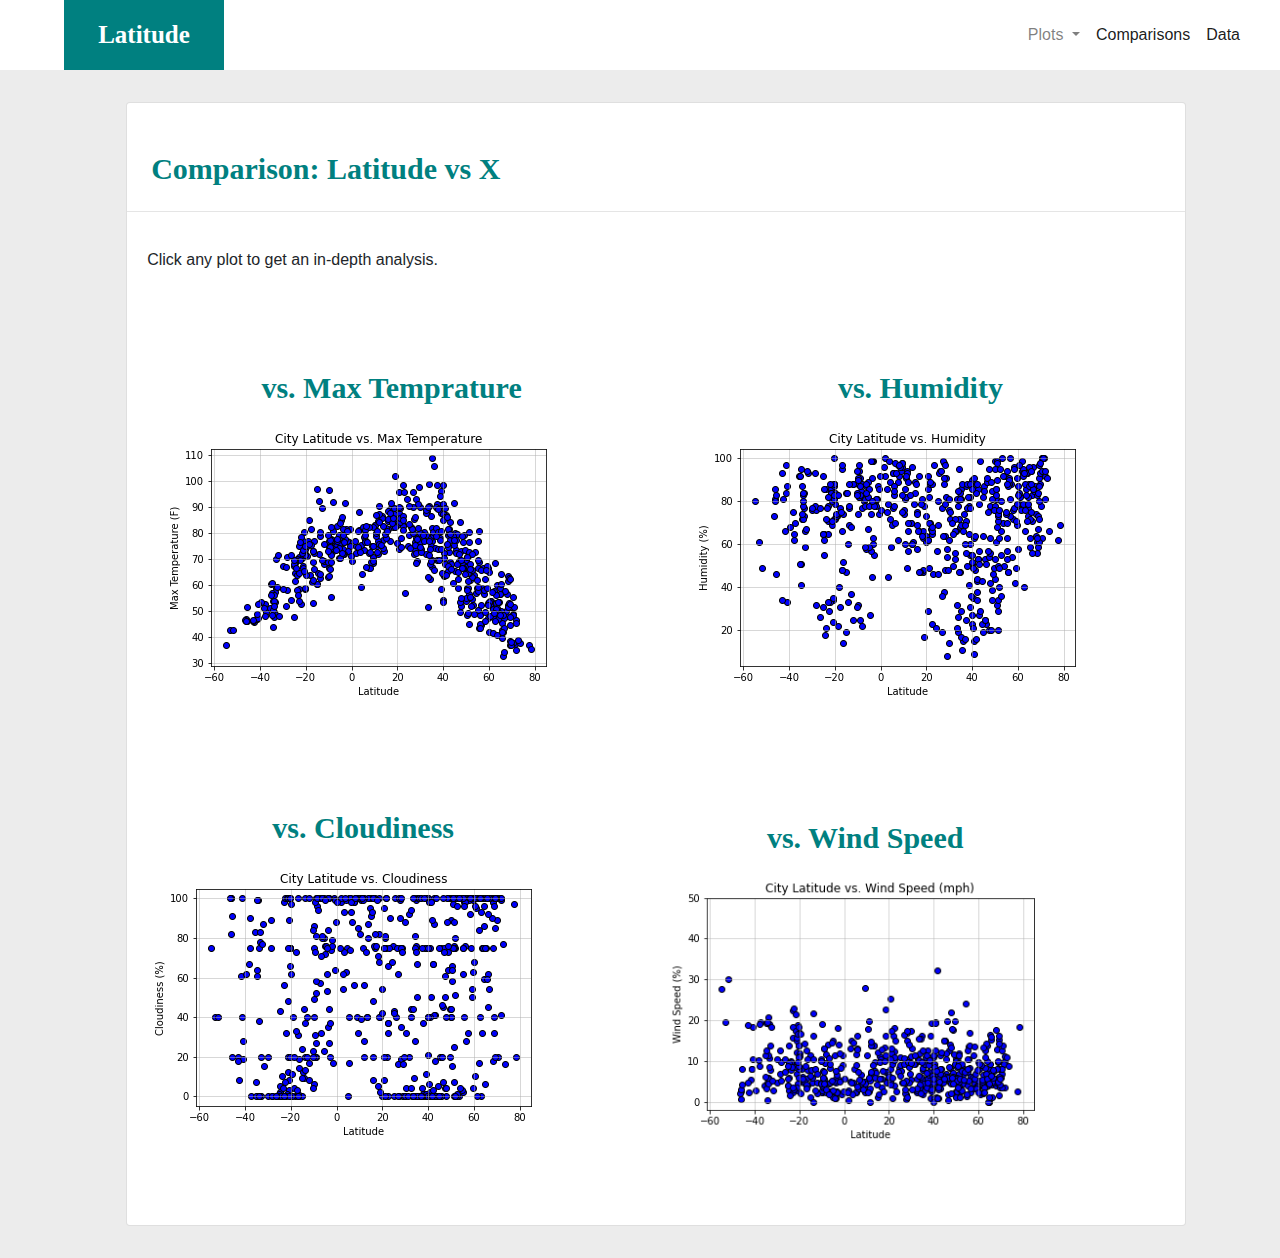
<file: assets/css/comparisons.html>
<!DOCTYPE html>
<html lang="en">

  <head>
    <meta charset="UTF-8" />
    <title>Bootstrap Visualization</title>
  
 <!-- import js and css style sheet  -->
 <link rel="stylesheet" 
 href="https://cdn.jsdelivr.net/npm/bootstrap@4.3.1/dist/css/bootstrap.min.css" 
 integrity="sha384-ggOyR0iXCbMQv3Xipma34MD+dH/1fQ784/j6cY/iJTQUOhcWr7x9JvoRxT2MZw1T" 
 crossorigin="anonymous">

<script src="https://code.jquery.com/jquery-3.3.1.slim.min.js" 
 integrity="sha384-q8i/X+965DzO0rT7abK41JStQIAqVgRVzpbzo5smXKp4YfRvH+8abtTE1Pi6jizo" 
 crossorigin="anonymous">
</script>

<script src="https://cdn.jsdelivr.net/npm/popper.js@1.14.7/dist/umd/popper.min.js" 
 integrity="sha384-UO2eT0CpHqdSJQ6hJty5KVphtPhzWj9WO1clHTMGa3JDZwrnQq4sF86dIHNDz0W1" 
 crossorigin="anonymous">
</script>

<script src="https://cdn.jsdelivr.net/npm/bootstrap@4.3.1/dist/js/bootstrap.min.js" 
 integrity="sha384-JjSmVgyd0p3pXB1rRibZUAYoIIy6OrQ6VrjIEaFf/nJGzIxFDsf4x0xIM+B07jRM" 
 crossorigin="anonymous">
</script>

<link rel="stylesheet" href="assets/css/styles.css"/>
</head>

<!-- Create navbar  -->
<body>
  <nav class="navbar navbar-expand-lg navbar-light bg-light narvar-text">
    <a class="navbar-brand latitude heading_text" href="index.html"><b>Latitude</b></a>
    <button
      class="navbar-toggler"
      type="button"
      data-toggle="collapse"
      data-target="#navbarNavDropdown"
      aria-controls="navbarNavDropdown"
      aria-expanded="false"
      aria-label="Toggle navigation"
    >
      <span class="navbar-toggler-icon "></span>
    </button>

<div class="collapse navbar-collapse nav-left" id="navbarNavDropdown">
      <ul class="nav navbar-nav ml-auto">
        <li class="nav-item dropdown">
          <a
            class="nav-link dropdown-toggle"
            href="#"
            id="navbarDropdownMenuLink"
            data-toggle="dropdown"
            aria-haspopup="true"
            aria-expanded="false">
            Plots
          </a>
           <div
             class="dropdown-menu"
             aria-labelledby="navbarDropdownMenuLink">
             <a class="dropdown-item" href="max_temp.html">Max Temperature</a>
             <a class="dropdown-item" href="humidity.html">Humidity</a>
             <a class="dropdown-item" href="cloudiness.html">Cloudiness</a>
             <a class="dropdown-item" href="windspeed.html">Wind Speed</a>
           </div>
        </li>
        <li class="nav-item active">
          <a class="nav-link" href="comparisons.html"
            >Comparisons <span class="sr-only">(current)</span></a
          >
        </li>
        <li class="nav-item active">
          <a class="nav-link" href="data.html">Data</a>
        </li>
      </ul>
  </nav>
    <!-- End of navbar  -->

    <!-- Create card to hold images -->
<div class="row background">
    <div class="col-md-10 card-padding">
    <div class="card">
      <h5><b>Comparison: Latitude vs X</b></h5>
        <hr />
        <div class="card-body">
          <p class="card-text">
            Click any plot to get an in-depth analysis.
          </p>
        </div>    
<div class="container" style="padding-bottom: 40px;">
  <div class="row">
  <div class="col-lg-6" style="padding: 30px;">
    <h6><b>vs. Max Temprature</b></h6>
      <a href="max_temp.html">
      <img
        class="img-fluid"
        src="Resources/Lat vs. Max Temp.png"
        alt="Max Temperature"
         />
      </a>  
          </div>
          <div class="col-lg-6" style="padding: 30px;">
            <h6><b>vs. Humidity</b></h6>
            <a href="humidity.html">
             <img
               class="img-fluid"
               src="Resources/Lat vs Humidity.png"
               alt="Humidity"
             />
            </a>
          </div>
<div class="row">
  <div class="col-lg-6" style="padding: 30px;">
    <h6><b>vs. Cloudiness</b></h6>
      <a href="cloudiness.html">
        <img
          class="img-fluid"
          src="Resources/Lat vs Cloudiness.png"
          alt="Cloudiness"
          />
             </a>
          </div>
          <div class="col-lg-6" style="padding: 40px;">
            <h6><b>vs. Wind Speed</b></h6>
            <a href="windspeed.html">
              <img
                class="img-fluid"
                src="Resources/Lat vs. Wind Speed (mph).png"
                alt="Wind Speed"
              />
             </a>
          </div>
        </div>
      </div>
    </div>
  </div>
</body>
</file>
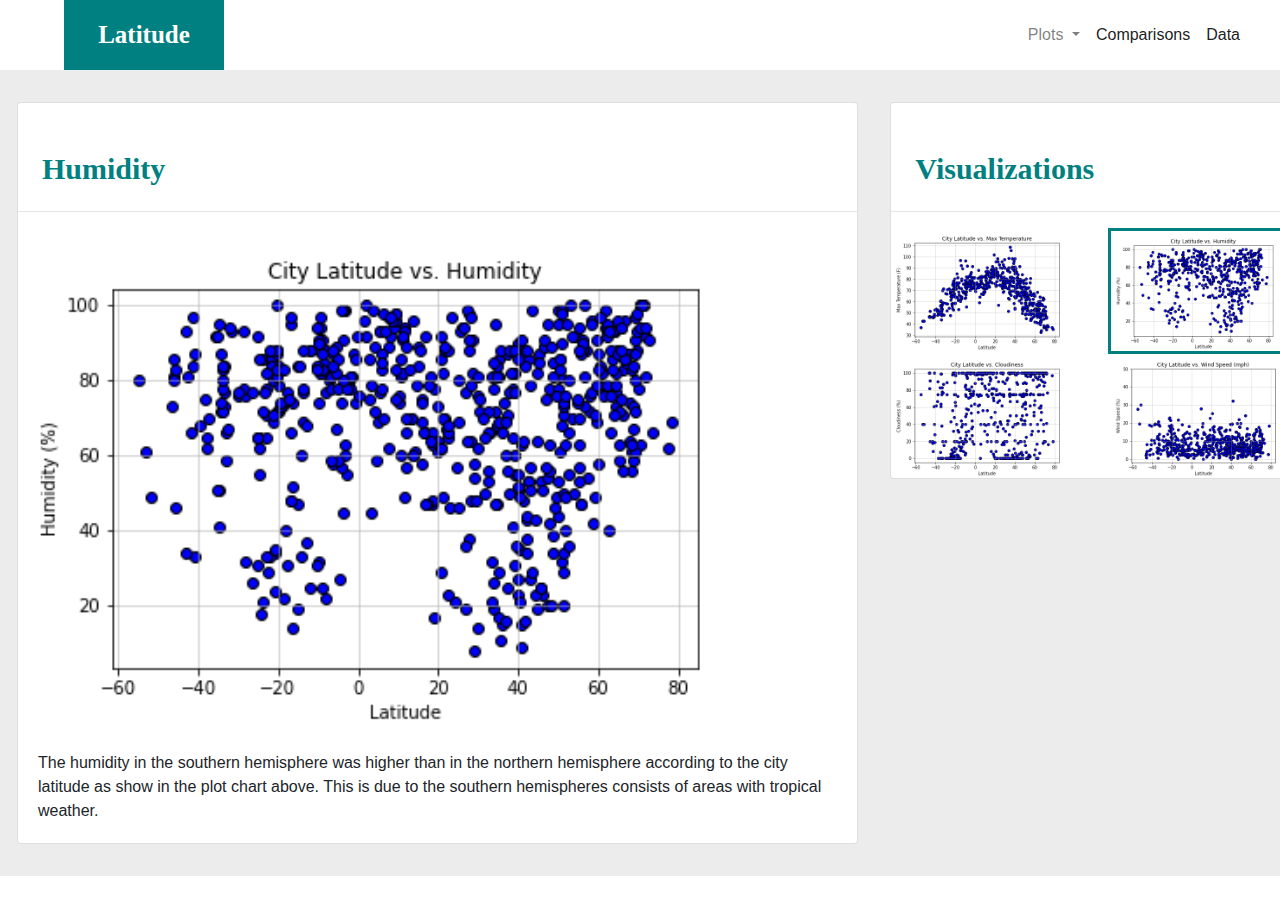
<file: assets/css/humidity.html>
<!DOCTYPE html>
<html lang="en">

  <head>
    <meta charset="UTF-8" />
    <title>Bootstrap Visualization Dataset</title>

    <!-- import js and css style sheet  -->
<link rel="stylesheet" 
href="https://cdn.jsdelivr.net/npm/bootstrap@4.3.1/dist/css/bootstrap.min.css" 
integrity="sha384-ggOyR0iXCbMQv3Xipma34MD+dH/1fQ784/j6cY/iJTQUOhcWr7x9JvoRxT2MZw1T" 
crossorigin="anonymous">

<script src="https://code.jquery.com/jquery-3.3.1.slim.min.js" 
integrity="sha384-q8i/X+965DzO0rT7abK41JStQIAqVgRVzpbzo5smXKp4YfRvH+8abtTE1Pi6jizo" 
crossorigin="anonymous">
</script>

<script src="https://cdn.jsdelivr.net/npm/popper.js@1.14.7/dist/umd/popper.min.js" 
integrity="sha384-UO2eT0CpHqdSJQ6hJty5KVphtPhzWj9WO1clHTMGa3JDZwrnQq4sF86dIHNDz0W1" 
crossorigin="anonymous">
</script>

<script src="https://cdn.jsdelivr.net/npm/bootstrap@4.3.1/dist/js/bootstrap.min.js" 
integrity="sha384-JjSmVgyd0p3pXB1rRibZUAYoIIy6OrQ6VrjIEaFf/nJGzIxFDsf4x0xIM+B07jRM" 
crossorigin="anonymous">
</script>

<link rel="stylesheet" href="assets/css/styles.css"/>
</head>

 <!-- Create navbar  -->
 <body>
  <nav class="navbar navbar-expand-lg navbar-light bg-light narvar-text">
    <a class="navbar-brand latitude heading_text" href="index.html"><b>Latitude</b></a>
    <button
      class="navbar-toggler"
      type="button"
      data-toggle="collapse"
      data-target="#navbarNavDropdown"
      aria-controls="navbarNavDropdown"
      aria-expanded="false"
      aria-label="Toggle navigation"
    >
      <span class="navbar-toggler-icon "></span>
    </button>
    <div class="collapse navbar-collapse nav-left" id="navbarNavDropdown">
      <ul class="nav navbar-nav ml-auto">
        <li class="nav-item dropdown">
          <a
            class="nav-link dropdown-toggle"
            href="#"
            id="navbarDropdownMenuLink"
            data-toggle="dropdown"
            aria-haspopup="true"
            aria-expanded="false">
            Plots
          </a>
           <div
             class="dropdown-menu"
             aria-labelledby="navbarDropdownMenuLink">
             <a class="dropdown-item" href="max_temp.html">Max Temperature</a>
             <a class="dropdown-item" href="humidity.html">Humidity</a>
             <a class="dropdown-item" href="cloudiness.html">Cloudiness</a>
             <a class="dropdown-item" href="windspeed.html">Wind Speed</a>
           </div>
        </li>
        <li class="nav-item active">
          <a class="nav-link" href="comparisons.html"
            >Comparisons <span class="sr-only">(current)</span></a
          >
        </li>
        <li class="nav-item active">
          <a class="nav-link" href="data.html">Data</a>
        </li>
      </ul>
  </nav>
    <!-- End of navbar  -->

      <!-- Summary of image  -->
      <div class="row background">
        <div class="col-md-4 col-lg-8 card-padding">
          <div class="card">
            <h5><b>Humidity</b></h5>
            <hr />
            <img
              class="card-img-top"
              src="Resources/Lat vs Humidity.png"
              alt="Humidity"
            />
            <div class="card-body">
              <p class="card-text">
                The humidity in the southern hemisphere was higher than in the northern hemisphere according to the city latitude as show in the plot chart above. 
                This is due to the southern hemispheres consists of areas with tropical weather.
              </p>
            </div>
          </div>
        </div>
        
        <!-- End of summary image  -->

        <!-- Create card to hold vizualization images -->
        <div class="col-md-2 col-lg-4 card-padding">
          <div class="card">
            <h4><b>Visualizations</b></h4>
            <hr />
            <div class="row">
              <div class="col-sm-3 col-md-6">
                <a href="max_temp.html">
                  <img
                  class="img-fluid"
                  src="Resources/Lat vs. Max Temp.png"
                  alt="Max Temperature"
                  />
                </a>  
              </div>
              <div class="col-sm-3 col-md-6">
                <a href="humidity.html">
                 <img
                   class="img-fluid img-viz"
                   src="Resources/Lat vs Humidity.png"
                   alt="Humidity"
                 />
                </a>
              </div>
              <div class="col-sm-3 col-md-6">
                <a href="cloudiness.html">
                  <img
                    class="img-fluid"
                    src="Resources/Lat vs Cloudiness.png"
                    alt="Cloudiness"
                  />
                 </a>
              </div>

              <div class="col-sm-3 col-md-6">
                <a href="windspeed.html">
                  <img
                    class="img-fluid"
                    src="Resources/Lat vs. Wind Speed (mph).png"
                    alt="Wind Speed"
                  />
                 </a>
              </div>
            </div>
          </div>
        </div>
      </div>
  </body>
</file>
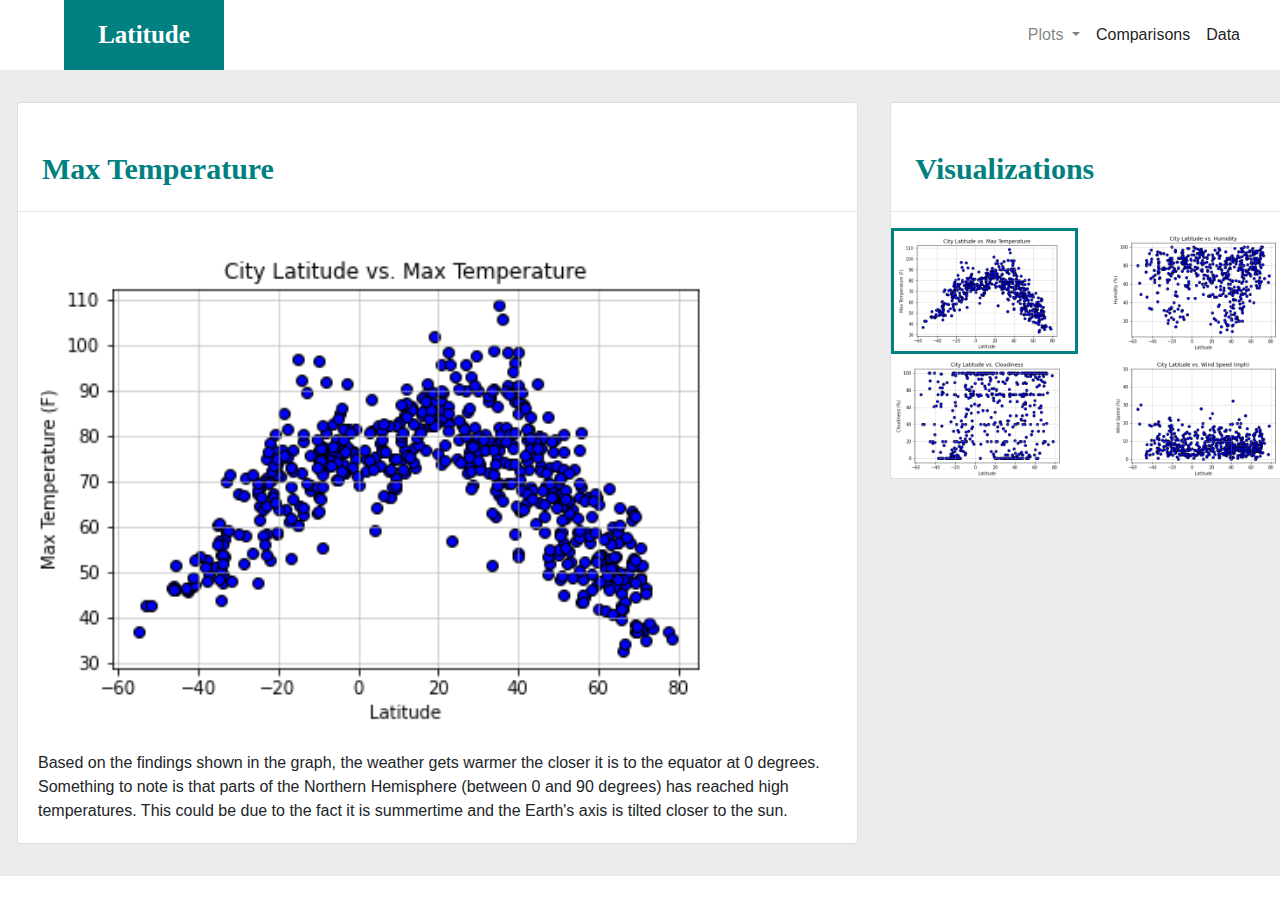
<file: assets/css/max_temp.html>
<!DOCTYPE html>
<html lang="en">

  <head>
    <meta charset="UTF-8" />
    <title>Bootstrap Visualization Dataset</title>

    <!-- import js and css style sheet  -->
<link rel="stylesheet" 
href="https://cdn.jsdelivr.net/npm/bootstrap@4.3.1/dist/css/bootstrap.min.css" 
integrity="sha384-ggOyR0iXCbMQv3Xipma34MD+dH/1fQ784/j6cY/iJTQUOhcWr7x9JvoRxT2MZw1T" 
crossorigin="anonymous">

<script src="https://code.jquery.com/jquery-3.3.1.slim.min.js" 
integrity="sha384-q8i/X+965DzO0rT7abK41JStQIAqVgRVzpbzo5smXKp4YfRvH+8abtTE1Pi6jizo" 
crossorigin="anonymous">
</script>

<script src="https://cdn.jsdelivr.net/npm/popper.js@1.14.7/dist/umd/popper.min.js" 
integrity="sha384-UO2eT0CpHqdSJQ6hJty5KVphtPhzWj9WO1clHTMGa3JDZwrnQq4sF86dIHNDz0W1" 
crossorigin="anonymous">
</script>

<script src="https://cdn.jsdelivr.net/npm/bootstrap@4.3.1/dist/js/bootstrap.min.js" 
integrity="sha384-JjSmVgyd0p3pXB1rRibZUAYoIIy6OrQ6VrjIEaFf/nJGzIxFDsf4x0xIM+B07jRM" 
crossorigin="anonymous">
</script>

<link rel="stylesheet" href="assets/css/styles.css"/>
</head>

 <!-- Create navbar  -->
 <body>
  <nav class="navbar navbar-expand-lg navbar-light bg-light narvar-text">
    <a class="navbar-brand latitude heading_text" href="index.html"><b>Latitude</b></a>
    <button
      class="navbar-toggler"
      type="button"
      data-toggle="collapse"
      data-target="#navbarNavDropdown"
      aria-controls="navbarNavDropdown"
      aria-expanded="false"
      aria-label="Toggle navigation"
    >
      <span class="navbar-toggler-icon "></span>
    </button>
    <div class="collapse navbar-collapse nav-left" id="navbarNavDropdown">
      <ul class="nav navbar-nav ml-auto">
        <li class="nav-item dropdown">
          <a
            class="nav-link dropdown-toggle"
            href="#"
            id="navbarDropdownMenuLink"
            data-toggle="dropdown"
            aria-haspopup="true"
            aria-expanded="false">
            Plots
          </a>
           <div
             class="dropdown-menu"
             aria-labelledby="navbarDropdownMenuLink">
             <a class="dropdown-item" href="max_temp.html">Max Temperature</a>
             <a class="dropdown-item" href="humidity.html">Humidity</a>
             <a class="dropdown-item" href="cloudiness.html">Cloudiness</a>
             <a class="dropdown-item" href="windspeed.html">Wind Speed</a>
           </div>
        </li>
        <li class="nav-item active">
          <a class="nav-link" href="comparisons.html"
            >Comparisons <span class="sr-only">(current)</span></a
          >
        </li>
        <li class="nav-item active">
          <a class="nav-link" href="data.html">Data</a>
        </li>
      </ul>
  </nav>
    <!-- End of navbar  -->

      <!-- Summary of image  -->
      <div class="row background">
        <div class="col-md-4 col-lg-8 card-padding">
          <div class="card">
            <h5><b>Max Temperature</b></h5>
            <hr />
            <img
              class="card-img-top"
              src="Resources/Lat vs. Max Temp.png"
              alt="Max Temperature"
            />
            <div class="card-body">
              <p class="card-text">
                Based on the findings shown in the graph, the weather gets warmer the closer it is to the equator at 0 degrees. 
                Something to note is that parts of the Northern Hemisphere (between 0 and 90 degrees) has reached high temperatures. 
                This could be due to the fact it is summertime and the Earth's axis is tilted closer to the sun.
              </p>
            </div>
          </div>
        </div>
        
        <!-- End of summary image  -->

        <!-- Create card to hold vizualization images -->
        <div class="col-md-2 col-lg-4 card-padding">
          <div class="card">
            <h4><b>Visualizations</b></h4>
            <hr />
            <div class="row">
              <div class="col-sm-3 col-md-6">
                <a href="max_temp.html">
                  <img
                  class="img-fluid img-viz"
                  src="Resources/Lat vs. Max Temp.png"
                  alt="Max Temperature"
                  />
                </a>  
              </div>
              <div class="col-sm-3 col-md-6">
                <a href="humidity.html">
                 <img
                   class="img-fluid"
                   src="Resources/Lat vs Humidity.png"
                   alt="Humidity"
                 />
                </a>
              </div>
              <div class="col-sm-3 col-md-6">
                <a href="cloudiness.html">
                  <img
                    class="img-fluid"
                    src="Resources/Lat vs Cloudiness.png"
                    alt="Cloudiness"
                  />
                 </a>
              </div>

              <div class="col-sm-3 col-md-6">
                <a href="windspeed.html">
                  <img
                    class="img-fluid"
                    src="Resources/Lat vs. Wind Speed (mph).png"
                    alt="Wind Speed"
                  />
                 </a>
              </div>
            </div>
          </div>
        </div>
      </div>
  </body>
</file>
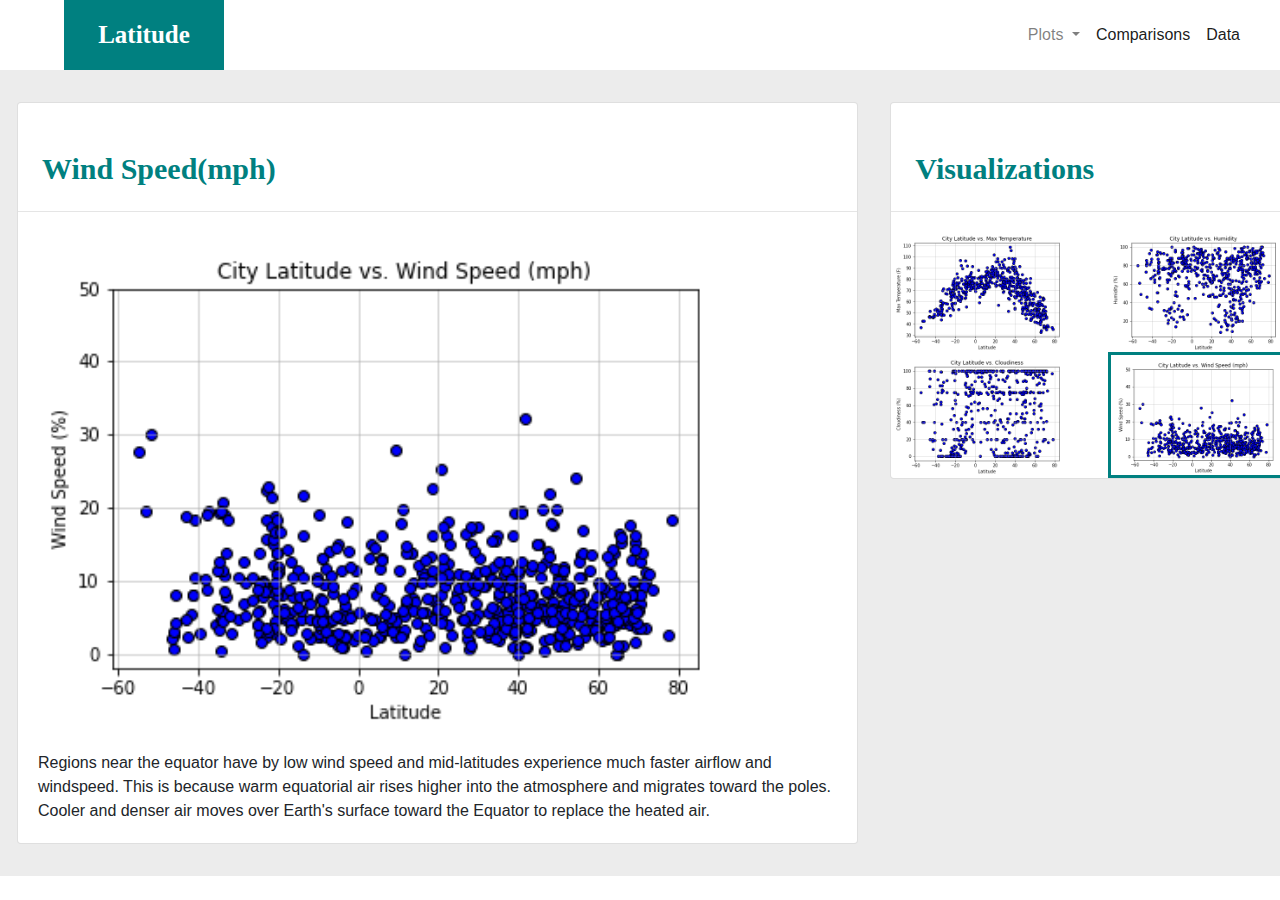
<file: assets/css/windspeed.html>
<!DOCTYPE html>
<html lang="en">

  <head>
    <meta charset="UTF-8" />
    <title>Bootstrap Visualization Dataset</title>

    <!-- import js and css style sheet  -->
<link rel="stylesheet" 
href="https://cdn.jsdelivr.net/npm/bootstrap@4.3.1/dist/css/bootstrap.min.css" 
integrity="sha384-ggOyR0iXCbMQv3Xipma34MD+dH/1fQ784/j6cY/iJTQUOhcWr7x9JvoRxT2MZw1T" 
crossorigin="anonymous">

<script src="https://code.jquery.com/jquery-3.3.1.slim.min.js" 
integrity="sha384-q8i/X+965DzO0rT7abK41JStQIAqVgRVzpbzo5smXKp4YfRvH+8abtTE1Pi6jizo" 
crossorigin="anonymous">
</script>

<script src="https://cdn.jsdelivr.net/npm/popper.js@1.14.7/dist/umd/popper.min.js" 
integrity="sha384-UO2eT0CpHqdSJQ6hJty5KVphtPhzWj9WO1clHTMGa3JDZwrnQq4sF86dIHNDz0W1" 
crossorigin="anonymous">
</script>

<script src="https://cdn.jsdelivr.net/npm/bootstrap@4.3.1/dist/js/bootstrap.min.js" 
integrity="sha384-JjSmVgyd0p3pXB1rRibZUAYoIIy6OrQ6VrjIEaFf/nJGzIxFDsf4x0xIM+B07jRM" 
crossorigin="anonymous">
</script>

<link rel="stylesheet" href="assets/css/styles.css"/>
</head>

 <!-- Create navbar  -->
<body>
    <nav class="navbar navbar-expand-lg navbar-light bg-light narvar-text">
      <a class="navbar-brand latitude heading_text" href="index.html"><b>Latitude</b></a>
      <button
        class="navbar-toggler"
        type="button"
        data-toggle="collapse"
        data-target="#navbarNavDropdown"
        aria-controls="navbarNavDropdown"
        aria-expanded="false"
        aria-label="Toggle navigation"
      >
        <span class="navbar-toggler-icon "></span>
      </button>
      <div class="collapse navbar-collapse nav-left" id="navbarNavDropdown">
        <ul class="nav navbar-nav ml-auto">
          <li class="nav-item dropdown">
            <a
              class="nav-link dropdown-toggle"
              href="#"
              id="navbarDropdownMenuLink"
              data-toggle="dropdown"
              aria-haspopup="true"
              aria-expanded="false">
              Plots
            </a>
             <div
               class="dropdown-menu"
               aria-labelledby="navbarDropdownMenuLink">
               <a class="dropdown-item" href="max_temp.html">Max Temperature</a>
               <a class="dropdown-item" href="humidity.html">Humidity</a>
               <a class="dropdown-item" href="cloudiness.html">Cloudiness</a>
               <a class="dropdown-item" href="windspeed.html">Wind Speed</a>
             </div>
          </li>
          <li class="nav-item active">
            <a class="nav-link" href="comparisons.html"
              >Comparisons <span class="sr-only">(current)</span></a
            >
          </li>
          <li class="nav-item active">
            <a class="nav-link" href="data.html">Data</a>
          </li>
        </ul>
    </nav>
      <!-- End of navbar  -->
  
      <!-- Summary of image  -->
        <div class="row background">
          <div class="col-md-4 col-lg-8 card-padding">
            <div class="card">
              <h5><b>Wind Speed(mph)</b></h5>
              <hr />
              <img
                class="card-img-top"
                src="Resources/Lat vs. Wind Speed (mph).png"
                alt="Wind Speed"
              />
              <div class="card-body">
                <p class="card-text">
                  Regions near the equator have by low wind speed and mid-latitudes experience much faster airflow and windspeed. 
                  This is because warm equatorial air rises higher into the atmosphere and migrates toward the poles. 
                  Cooler and denser air moves over Earth's surface toward the Equator to replace the heated air.
                </p>
              </div>
            </div>
          </div>
  
<!-- Create card to hold vizualization images -->
<div class="col-md-2 col-lg-4 card-padding">
    <div class="card">
      <h4><b>Visualizations</b></h4>
      <hr />
      <div class="row">
        <div class="col-sm-3 col-md-6">
          <a href="max_temp.html">
            <img
            class="img-fluid"
            src="Resources/Lat vs. Max Temp.png"
            alt="Max Temperature"
            />
          </a>  
        </div>
        <div class="col-sm-3 col-md-6">
          <a href="humidity.html">
           <img
             class="img-fluid"
             src="Resources/Lat vs Humidity.png"
             alt="Humidity"
           />
          </a>
        </div>
        <div class="col-sm-3 col-md-6">
          <a href="cloudiness.html">
            <img
              class="img-fluid"
              src="Resources/Lat vs Cloudiness.png"
              alt="Cloudiness"
            />
           </a>
        </div>

        <div class="col-sm-3 col-md-6">
          <a href="windspeed.html">
            <img
              class="img-fluid img-viz"
              src="Resources/Lat vs. Wind Speed (mph).png"
              alt="Wind Speed"
            />
           </a>
        </div>
      </div>
    </div>
  </div>
</div>
</body>
</file>
<file: styles.css>
/* ----Base styling---- */
/* ----NAV START---- */
.description-content {
    margin-top: 30px;
    margin-bottom: 50px;
    padding: 10px;
    color: white;
    background-color: white;
} */

.navbar li {
  display: inline-block;
  padding: 10px;
  margin-right: 5px;
  margin-left: 10px;
  background: white;
  border-radius: 4px;
  font-family: Arial, Helvetica, sans-serif;
}

.narvar-text {
  background-color: white !important;
  padding: 0rem;
  padding-left: 4rem;
}

.nav-left {
  padding-right: 2rem;
}

.nav-right {
  height: 100%;
}

.latitude {
  background-color: #008080;
  color: white;
  font-size: 25px;
}

.heading_text {
  font-family: serif;
  padding: 1rem;
  color: #ffffff !important;
  height: 100%;
  width: 10rem;
  font-weight: bold;
  text-align: center;
  margin: 0;
}

.background {
  background-color: #ececec;
  justify-content: space-evenly;
}

/* ----DESCRIPTION START---- */
.card-img-summary {
  float: left;
  width: 60%;
  height: 60%;
  }

.card-padding {
  padding: 2rem 0rem 2rem 2rem;
}

.data-card-padding {
  padding-top: 3rem;
  padding-left: 6rem;
  padding-right: 6rem;
  padding-bottom: 10rem;
}

h4 {
  color: #008080;
  font-family: serif;
  padding: 3rem 1.5rem 0;
  font-size: 30px;
}

h5 {
  color: #008080;
  font-family: serif;
  padding: 3rem 1.5rem 0;
  font-size: 30px;
}

h6 {
  color: #008080;
  font-family: serif;
  padding: 3rem 1.5rem 0;
  font-size: 30px;
  text-align: center;
}


footer {
  text-align: center;
  color: white;
  background-color: #9d9b9b;
  padding: 15px;
  border-top-style: solid;
  border-top-color: #008080;
  border-top-width: 5px;
}

img {
  max-width:90%;
  height:auto;
  object-fit: contain;
}

.img-viz{
  border-style: solid;
  border-color: #008080;
  border-width: medium;
}

.com-img{
  margin: 0rem 3rem 2rem 3rem;

}
@media (max-width: 767px) {
  .navbar-expand-lg { 
    background-color: #008080 !important;
  }

  .navbar {
    max-height: none;
    padding: inherit;
  }
  .navbar div {
    margin: inherit;
    background-color: white;
  }
  .navbar-brand {
    padding: 10px;
  }
  button{
    margin-right: 20px;
  }

  .navbar-light .navbar-toggler {
    color: #888888;
    border-color: #DDDDDD;
  }

  .card-padding-2 {
    padding: 3 0;
  
  
  }
</file>
<file: assets/css/assets/css/styles.css>
/* ----Base styling.  Comments are suggestions, feel free to add more. if you don't use one of the ones 
listed here, please remove it from css styles---- */

/* ----NAV START---- */
.description-content {
    margin-top: 30px;
    margin-bottom: 50px;
    padding: 10px;
    color: white;
    background-color: white;
} */

.navbar li {
  display: inline-block;
  padding: 10px;
  margin-right: 5px;
  margin-left: 10px;
  background: white;
  border-radius: 4px;
  font-family: Arial, Helvetica, sans-serif;
}

.narvar-text {
  background-color: white !important;
  padding: 0rem;
  padding-left: 4rem;
}

.nav-left {
  padding-right: 2rem;
}

.nav-right {
  height: 100%;
}

.latitude {
  background-color: #008080;
  color: white;
  font-size: 25px;
}

.heading_text {
  font-family: serif;
  padding: 1rem;
  color: #ffffff !important;
  height: 100%;
  width: 10rem;
  font-weight: bold;
  text-align: center;
  margin: 0;
}

.background {
  background-color: #ececec;
  justify-content: space-evenly;
}

/* ----DESCRIPTION START---- */
.card-img-summary {
  float: left;
  width: 60%;
  height: 60%;
  }

.card-padding {
  padding: 2rem 0rem 2rem 2rem;
}

.data-card-padding {
  padding-top: 3rem;
  padding-left: 6rem;
  padding-right: 6rem;
  padding-bottom: 10rem;
}

h4 {
  color: #008080;
  font-family: serif;
  padding: 3rem 1.5rem 0;
  font-size: 30px;
}

h5 {
  color: #008080;
  font-family: serif;
  padding: 3rem 1.5rem 0;
  font-size: 30px;
}

h6 {
  color: #008080;
  font-family: serif;
  padding: 3rem 1.5rem 0;
  font-size: 30px;
  text-align: center;
}


footer {
  text-align: center;
  color: white;
  background-color: #9d9b9b;
  padding: 15px;
  border-top-style: solid;
  border-top-color: #008080;
  border-top-width: 5px;
}

img {
  max-width:90%;
  height:auto;
  object-fit: contain;
}

.img-viz{
  border-style: solid;
  border-color: #008080;
  border-width: medium;
}

.com-img{
  margin: 0rem 3rem 2rem 3rem;

}
@media (max-width: 767px) {
  .navbar-expand-lg { 
    background-color: #008080 !important;
  }

  .navbar {
    max-height: none;
    padding: inherit;
  }
  .navbar div {
    margin: inherit;
    background-color: white;
  }
  .navbar-brand {
    padding: 10px;
  }
  button{
    margin-right: 20px;
  }

  .navbar-light .navbar-toggler {
    color: #888888;
    border-color: #DDDDDD;
  }

  .card-padding-2 {
    padding: 3 0;

  }
/* ----FOOTER START---- */
.footer {
/* Positioning */


/* Box-model */

/* Visual */

}
</file>
